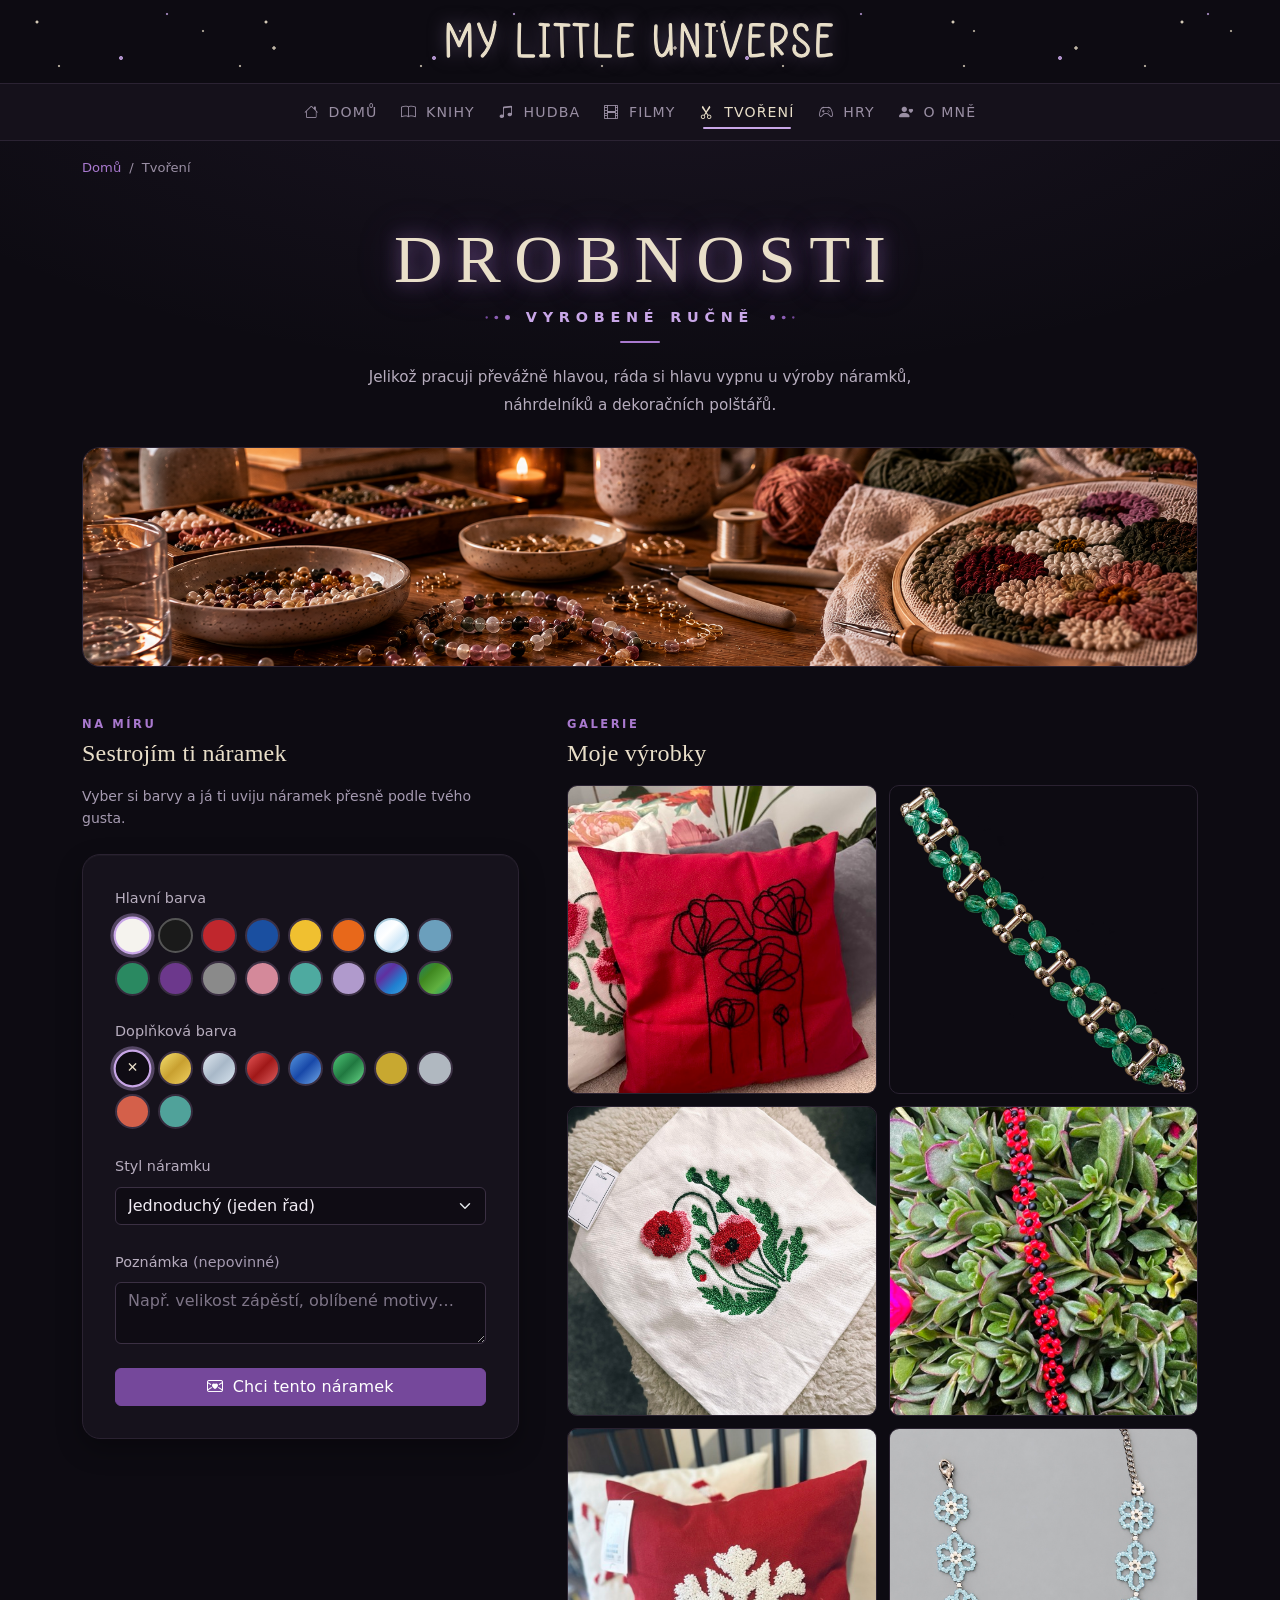
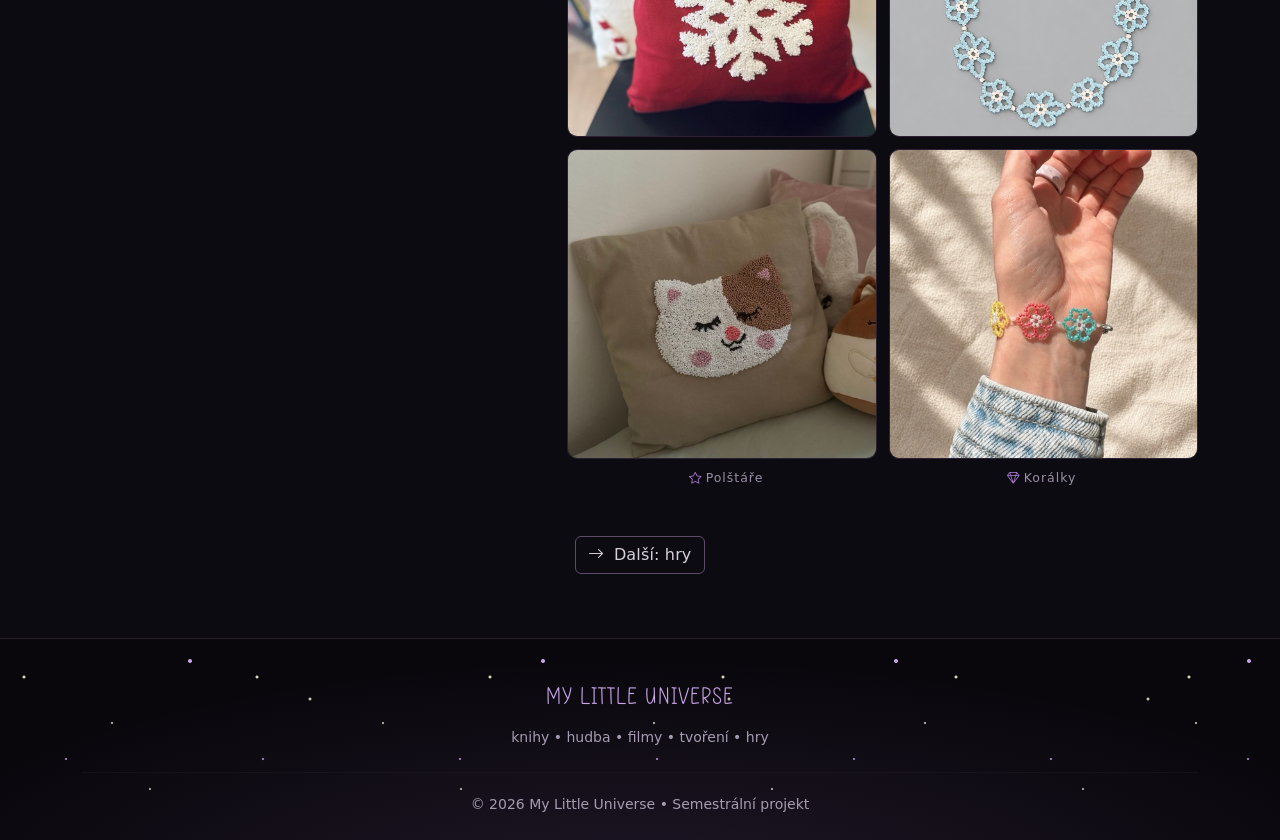
<file: crafting.html>
<!doctype html>
<html lang="cs" data-bs-theme="dark">

<head>

    <meta charset="UTF-8">

    <meta name="viewport"
          content="width=device-width, initial-scale=1">

    <title>Tvoření | My Little Universe</title>

    <link href="css/bootstrap.min.css" rel="stylesheet">
    <link href="css/bootstrap-icons.min.css" rel="stylesheet">
    <link href="css/style.css" rel="stylesheet">

</head>


<body>


<!-- HEADER -->

<header class="site-header text-center py-4">

    <div class="container">

        <a href="index.html"
           class="site-logo text-decoration-none">

            MY LITTLE UNIVERSE

        </a>

    </div>

</header>


<!-- MAIN NAVIGATION -->

<nav class="navbar navbar-expand-lg navbar-dark">

    <div class="container">

        <span class="navbar-label d-lg-none"><i class="bi bi-stars me-2"></i>MENU</span>

        <button class="navbar-toggler"
                type="button"
                data-bs-toggle="collapse"
                data-bs-target="#mainMenu"
                aria-controls="mainMenu"
                aria-expanded="false"
                aria-label="Zobrazit navigaci">

            <span class="navbar-toggler-icon"></span>

        </button>

        <div class="collapse navbar-collapse justify-content-center"
             id="mainMenu">

            <ul class="navbar-nav">

                <li class="nav-item">
                    <a class="nav-link" href="index.html"><i class="bi bi-house me-1"></i> DOMŮ</a>
                </li>

                <li class="nav-item">
                    <a class="nav-link" href="knihy.html"><i class="bi bi-book me-1"></i> KNIHY</a>
                </li>

                <li class="nav-item">
                    <a class="nav-link" href="hudba.html"><i class="bi bi-music-note-beamed me-1"></i> HUDBA</a>
                </li>

                <li class="nav-item">
                    <a class="nav-link" href="filmy.html"><i class="bi bi-film me-1"></i> FILMY</a>
                </li>

                <li class="nav-item">
                    <a class="nav-link active" href="crafting.html"><i class="bi bi-scissors me-1"></i> TVOŘENÍ</a>
                </li>

                <li class="nav-item">
                    <a class="nav-link" href="hry.html"><i class="bi bi-controller me-1"></i> HRY</a>
                </li>

                <li class="nav-item">
                    <a class="nav-link" href="o-mne.html"><i class="bi bi-person-heart me-1"></i> O MNĚ</a>
                </li>

            </ul>

        </div>

    </div>

</nav>


<main class="container">


    <!-- BREADCRUMB -->

    <nav aria-label="breadcrumb" class="mt-3">

        <ol class="breadcrumb">

            <li class="breadcrumb-item">
                <a href="index.html">Domů</a>
            </li>

            <li class="breadcrumb-item active"
                aria-current="page">
                Tvoření
            </li>

        </ol>

    </nav>


    <!-- PAGE HEADER -->

    <section class="page-hero text-center">

        <h1 class="section-label craft-title">
            <span class="craft-title-main">DROBNOSTI</span>
            <span class="craft-title-sub">VYROBENÉ RUČNĚ</span>
        </h1>

        <p class="lead mx-auto">
            Jelikož pracuji převážně hlavou, ráda si hlavu vypnu u výroby náramků, náhrdelníků a dekoračních polštářů. 
        </p>

    </section>


    <img src="images/crafting.jpg"
         class="hero-image mb-5"
         alt="Korálky a tvořivé potřeby">


    <section class="page-section">

        <div class="row g-5">


            <!-- LEVÝ SLOUPEC: konfigurátor náramku -->

            <div class="col-12 col-md-5">

                <p class="section-label mb-1">NA MÍRU</p>

                <h2 class="h4 heading-hand mb-3">Sestrojím ti náramek</h2>

                <p class="small text-secondary mb-4">
                    Vyber si barvy a já ti uviju náramek přesně podle tvého gusta.
                    
                </p>

                <div class="form-panel">

                    <div class="mb-4">

                        <p class="form-label mb-2">Hlavní barva</p>

                        <div class="d-flex flex-wrap gap-2">
                            <!-- Opaque — nejprodávanější základ -->
                            <input class="form-check-input visually-hidden" type="radio" name="colorMain" id="cm1" value="opaque bílá" checked>
                            <label for="cm1" class="craft-swatch" style="background:#f5f3ee" title="Opaque bílá"></label>

                            <input class="form-check-input visually-hidden" type="radio" name="colorMain" id="cm2" value="opaque černá">
                            <label for="cm2" class="craft-swatch" style="background:#1a1a1a;border-color:#555" title="Opaque černá"></label>

                            <input class="form-check-input visually-hidden" type="radio" name="colorMain" id="cm3" value="opaque červená">
                            <label for="cm3" class="craft-swatch" style="background:#c0272d" title="Opaque červená"></label>

                            <input class="form-check-input visually-hidden" type="radio" name="colorMain" id="cm4" value="opaque kobaltová modrá">
                            <label for="cm4" class="craft-swatch" style="background:#1a4fa0" title="Opaque kobaltová modrá"></label>

                            <input class="form-check-input visually-hidden" type="radio" name="colorMain" id="cm5" value="opaque žlutá">
                            <label for="cm5" class="craft-swatch" style="background:#f0c030" title="Opaque žlutá"></label>

                            <input class="form-check-input visually-hidden" type="radio" name="colorMain" id="cm6" value="opaque oranžová">
                            <label for="cm6" class="craft-swatch" style="background:#e8681a" title="Opaque oranžová"></label>

                            <!-- Transparent — průhledné, velmi oblíbené -->
                            <input class="form-check-input visually-hidden" type="radio" name="colorMain" id="cm7" value="transparent crystal">
                            <label for="cm7" class="craft-swatch craft-swatch--crystal" title="Transparent crystal"></label>

                            <input class="form-check-input visually-hidden" type="radio" name="colorMain" id="cm8" value="transparent světle modrá">
                            <label for="cm8" class="craft-swatch" style="background:#7ab8d8;opacity:.85" title="Transparent světle modrá"></label>

                            <input class="form-check-input visually-hidden" type="radio" name="colorMain" id="cm9" value="transparent smaragdová">
                            <label for="cm9" class="craft-swatch" style="background:#2e9e6e;opacity:.85" title="Transparent smaragdová"></label>

                            <input class="form-check-input visually-hidden" type="radio" name="colorMain" id="cm10" value="transparent fialová">
                            <label for="cm10" class="craft-swatch" style="background:#7b3fa0;opacity:.85" title="Transparent fialová"></label>

                            <!-- Matte — matné, trendy -->
                            <input class="form-check-input visually-hidden" type="radio" name="colorMain" id="cm11" value="matte šedá">
                            <label for="cm11" class="craft-swatch" style="background:#8a8a8a" title="Matte šedá"></label>

                            <input class="form-check-input visually-hidden" type="radio" name="colorMain" id="cm12" value="matte růžová">
                            <label for="cm12" class="craft-swatch" style="background:#d4899a" title="Matte růžová"></label>

                            <input class="form-check-input visually-hidden" type="radio" name="colorMain" id="cm13" value="matte tyrkysová">
                            <label for="cm13" class="craft-swatch" style="background:#4eaaa0" title="Matte tyrkysová"></label>

                            <input class="form-check-input visually-hidden" type="radio" name="colorMain" id="cm14" value="matte levandule">
                            <label for="cm14" class="craft-swatch" style="background:#b09acc" title="Matte levandule"></label>

                            <!-- Iris / Rainbow — duhový efekt -->
                            <input class="form-check-input visually-hidden" type="radio" name="colorMain" id="cm15" value="iris modrá">
                            <label for="cm15" class="craft-swatch craft-swatch--iris-blue" title="Iris modrá"></label>

                            <input class="form-check-input visually-hidden" type="radio" name="colorMain" id="cm16" value="iris zelená">
                            <label for="cm16" class="craft-swatch craft-swatch--iris-green" title="Iris zelená"></label>
                        </div>

                    </div>

                    <div class="mb-4">

                        <p class="form-label mb-2">Doplňková barva</p>

                        <div class="d-flex flex-wrap gap-2">
                            <input class="form-check-input visually-hidden" type="radio" name="colorAccent" id="ca1" value="žádná" checked>
                            <label for="ca1" class="craft-swatch craft-swatch--none" title="Žádná">✕</label>

                            <!-- Silver-lined — nejvíc kupované doplňkové -->
                            <input class="form-check-input visually-hidden" type="radio" name="colorAccent" id="ca2" value="silver-lined zlatá">
                            <label for="ca2" class="craft-swatch craft-swatch--silver-gold" title="Silver-lined zlatá"></label>

                            <input class="form-check-input visually-hidden" type="radio" name="colorAccent" id="ca3" value="silver-lined stříbrná">
                            <label for="ca3" class="craft-swatch craft-swatch--silver" title="Silver-lined stříbrná"></label>

                            <input class="form-check-input visually-hidden" type="radio" name="colorAccent" id="ca4" value="silver-lined červená">
                            <label for="ca4" class="craft-swatch craft-swatch--silver-red" title="Silver-lined červená"></label>

                            <input class="form-check-input visually-hidden" type="radio" name="colorAccent" id="ca5" value="silver-lined modrá">
                            <label for="ca5" class="craft-swatch craft-swatch--silver-blue" title="Silver-lined modrá"></label>

                            <input class="form-check-input visually-hidden" type="radio" name="colorAccent" id="ca6" value="silver-lined zelená">
                            <label for="ca6" class="craft-swatch craft-swatch--silver-green" title="Silver-lined zelená"></label>

                            <!-- Galvanized / metallic -->
                            <input class="form-check-input visually-hidden" type="radio" name="colorAccent" id="ca7" value="galvanized zlatá">
                            <label for="ca7" class="craft-swatch" style="background:#c8a830" title="Galvanized zlatá"></label>

                            <input class="form-check-input visually-hidden" type="radio" name="colorAccent" id="ca8" value="galvanized stříbrná">
                            <label for="ca8" class="craft-swatch" style="background:#b0b8c0" title="Galvanized stříbrná"></label>

                            <input class="form-check-input visually-hidden" type="radio" name="colorAccent" id="ca9" value="opaque korálová">
                            <label for="ca9" class="craft-swatch" style="background:#d4604a" title="Opaque korálová"></label>

                            <input class="form-check-input visually-hidden" type="radio" name="colorAccent" id="ca10" value="transparent aqua">
                            <label for="ca10" class="craft-swatch" style="background:#5bbcb0;opacity:.85" title="Transparent aqua"></label>
                        </div>

                    </div>

                    <div class="mb-4">

                        <label for="braceletStyle" class="form-label">Styl náramku</label>

                        <select class="form-select" id="braceletStyle">
                            <option value="jednoduchy">Jednoduchý (jeden řad)</option>
                            <option value="pleteny">Kytičkový</option>
                            <option value="makrame">Nechám se překvapit</option>
                            <option value="charm">S přívěskem</option>
                        </select>

                    </div>

                    <div class="mb-4">

                        <label for="braceletNote" class="form-label">Poznámka <span class="text-secondary">(nepovinné)</span></label>

                        <textarea class="form-control"
                                  id="braceletNote"
                                  rows="2"
                                  placeholder="Např. velikost zápěstí, oblíbené motivy…"></textarea>

                    </div>

                    <a href="#"
                       id="braceletMailto"
                       class="btn btn-primary w-100">
                        <i class="bi bi-envelope-heart me-1"></i> Chci tento náramek
                    </a>

                </div>

            </div>


            <!-- PRAVÝ SLOUPEC: galerie výrobků -->

            <div class="col-12 col-md-7 craft-gallery-col">

                <p class="section-label mb-1">GALERIE</p>

                <h2 class="h4 heading-hand mb-3">Moje výrobky</h2>

                <div class="craft-gallery">

                    <!-- Levý sloupec: polštáře -->
                    <img src="images/crafting/polstar1.jpeg"
                         class="craft-gallery-img"
                         alt="Ručně vyrobený polštář 1">
                    <!-- Pravý sloupec: korálky -->
                    <img src="images/crafting/koralky1.PNG"
                         class="craft-gallery-img"
                         alt="Korálkový náramek 1">

                    <img src="images/crafting/polstar2.jpg"
                         class="craft-gallery-img"
                         alt="Ručně vyrobený polštář 2">
                    <img src="images/crafting/koralky2.jpeg"
                         class="craft-gallery-img"
                         alt="Korálkový náramek 2">

                    <img src="images/crafting/polstar3.jpeg"
                         class="craft-gallery-img"
                         alt="Ručně vyrobený polštář 3">
                    <img src="images/crafting/koralky3.jpg"
                         class="craft-gallery-img"
                         alt="Korálkový náramek 3">

                    <img src="images/crafting/polstar4.jpeg"
                         class="craft-gallery-img"
                         alt="Ručně vyrobený polštář 4">
                    <img src="images/crafting/koralky4.jpeg"
                         class="craft-gallery-img"
                         alt="Korálkový náramek 4">

                </div>

                <!-- Popisky sloupců — viditelné od sm výše -->
                <div class="craft-gallery-labels d-none d-sm-flex">
                    <span><i class="bi bi-star me-1"></i>Polštáře</span>
                    <span><i class="bi bi-gem me-1"></i>Korálky</span>
                </div>

            </div>


        </div>


        <div class="text-center mt-5">

            <a href="hry.html"
               class="btn btn-outline-light mb-2">
                <i class="bi bi-arrow-right me-1"></i> Další: hry
            </a>

        </div>

    </section>


</main>


<!-- FOOTER -->

<footer class="site-footer">

    <div class="container text-center">

        <p class="footer-logo mb-2">MY LITTLE UNIVERSE</p>

        <p class="small text-secondary mb-3">
            knihy • hudba • filmy • tvoření • hry
        </p>

        <hr class="footer-line">

        <p class="small text-secondary mb-0">
            © 2026 My Little Universe • Semestrální projekt
        </p>

    </div>

</footer>


<script src="js/bootstrap.bundle.min.js"></script>

<script>
    document.getElementById("braceletMailto").addEventListener("click", function (e) {
        e.preventDefault();

        const hlavni  = document.querySelector('input[name="colorMain"]:checked').value;
        const akcent  = document.querySelector('input[name="colorAccent"]:checked').value;
        const styl    = document.getElementById("braceletStyle").selectedOptions[0].text;
        const pozn    = document.getElementById("braceletNote").value.trim();

        const predmet = encodeURIComponent("Objednávka náramku na míru");

        let telo = "Ahoj!\n\nChci si objednat náramek na míru:\n\n";
        telo += "Hlavní barva: " + hlavni + "\n";
        telo += "Doplňková barva: " + akcent + "\n";
        telo += "Styl: " + styl + "\n";
        if (pozn) telo += "Poznámka: " + pozn + "\n";
        telo += "\nDěkuji!";

        window.location.href = "mailto:?subject=" + predmet + "&body=" + encodeURIComponent(telo);
    });
</script>

</body>

</html>
</file>
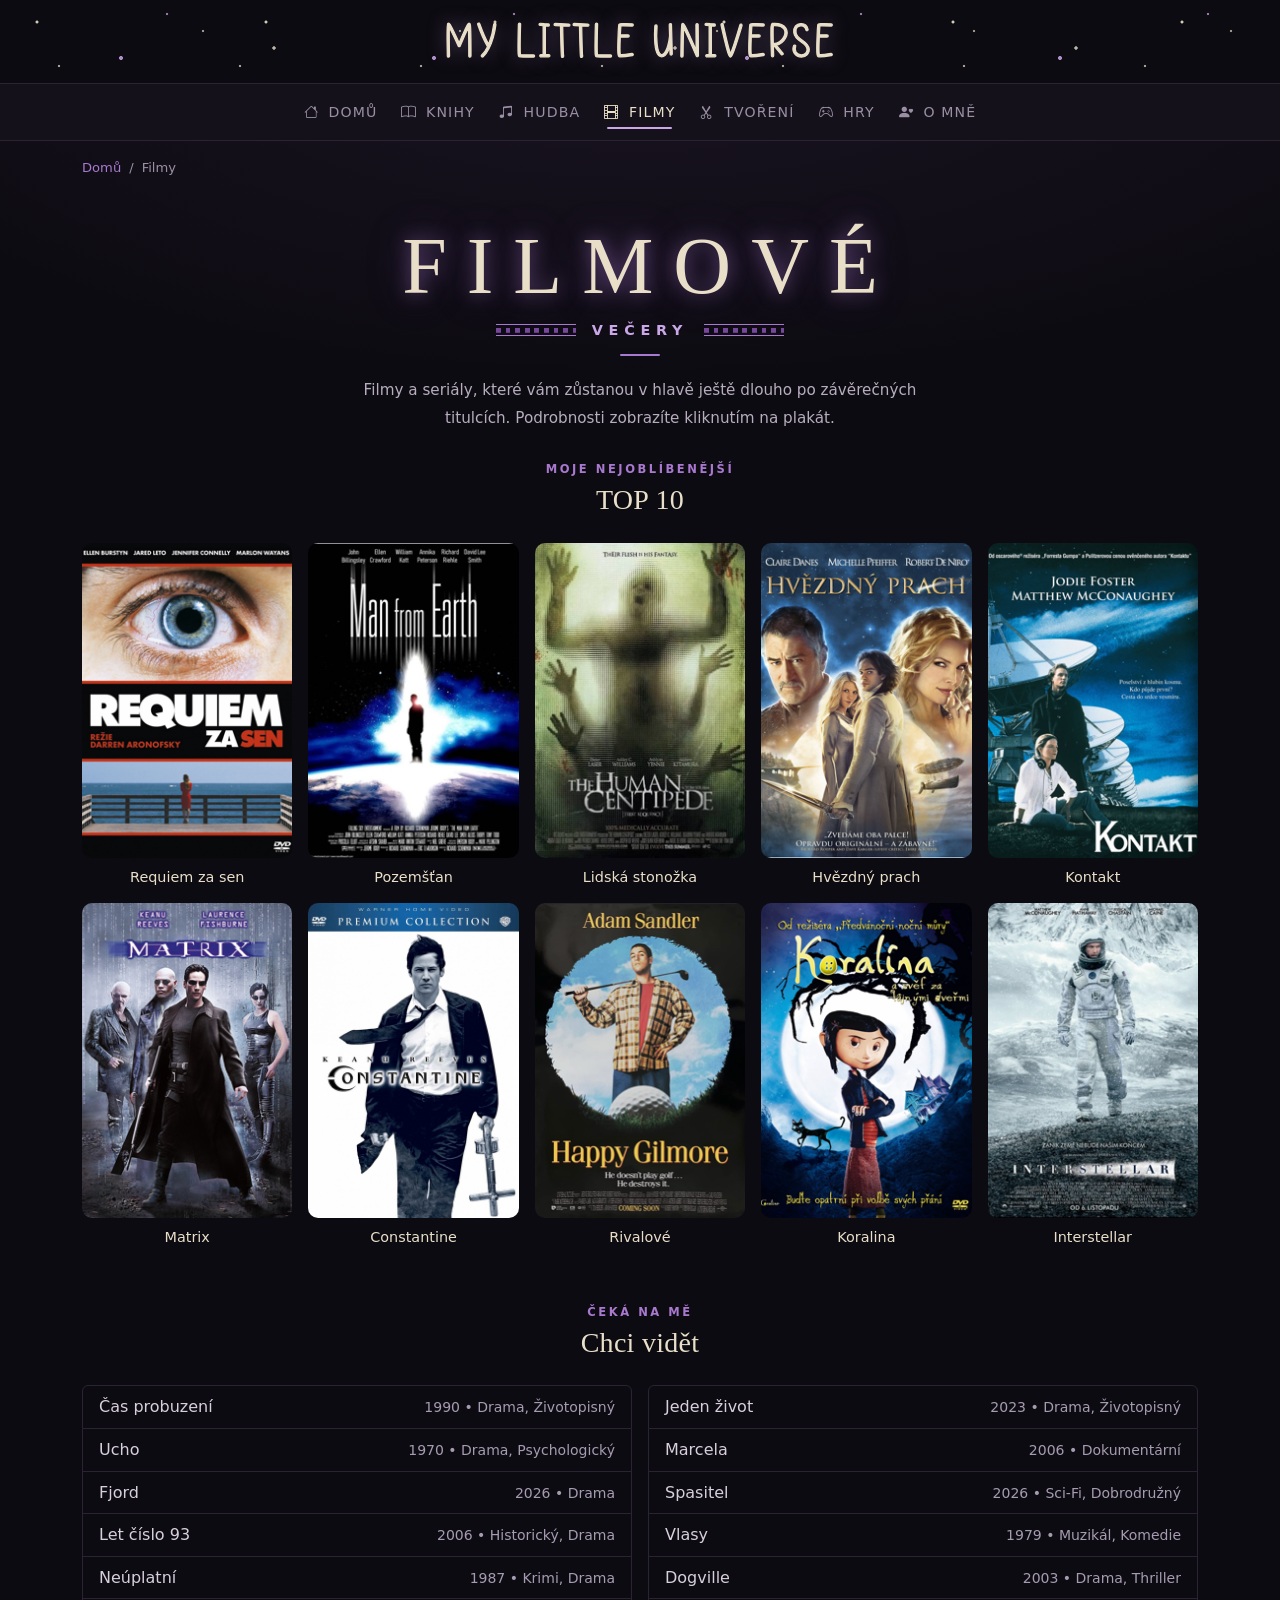
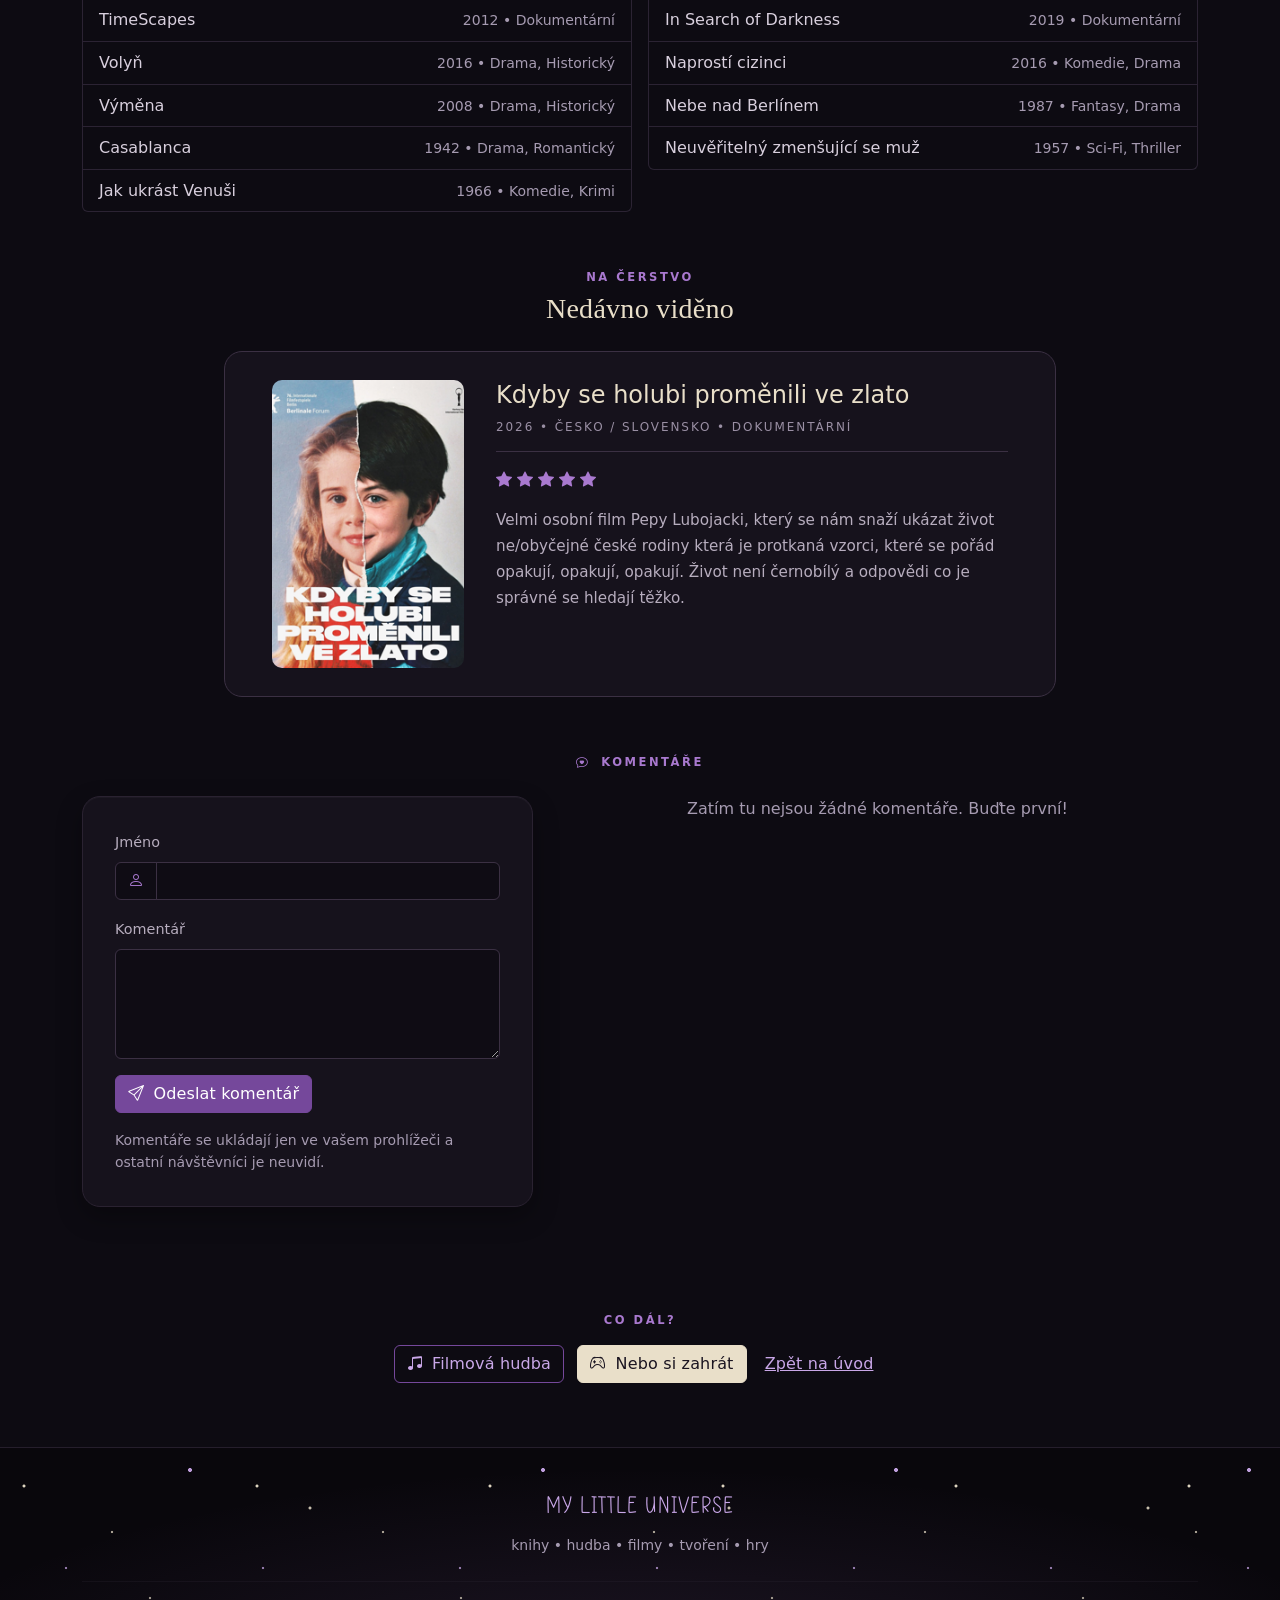
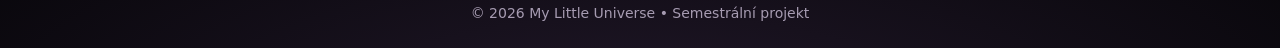
<file: filmy.html>
<!doctype html>
<html lang="cs" data-bs-theme="dark">

<head>

    <meta charset="UTF-8">

    <meta name="viewport"
          content="width=device-width, initial-scale=1">

    <title>Filmy | My Little Universe</title>

    <link href="css/bootstrap.min.css" rel="stylesheet">
    <link href="css/bootstrap-icons.min.css" rel="stylesheet">
    <link href="css/style.css" rel="stylesheet">

</head>


<body>


<!-- HEADER -->

<header class="site-header text-center py-4">

    <div class="container">

        <a href="index.html"
           class="site-logo text-decoration-none">

            MY LITTLE UNIVERSE

        </a>

    </div>

</header>


<!-- MAIN NAVIGATION -->

<nav class="navbar navbar-expand-lg navbar-dark">

    <div class="container">

        <span class="navbar-label d-lg-none"><i class="bi bi-stars me-2"></i>MENU</span>

        <button class="navbar-toggler"
                type="button"
                data-bs-toggle="collapse"
                data-bs-target="#mainMenu"
                aria-controls="mainMenu"
                aria-expanded="false"
                aria-label="Zobrazit navigaci">

            <span class="navbar-toggler-icon"></span>

        </button>

        <div class="collapse navbar-collapse justify-content-center"
             id="mainMenu">

            <ul class="navbar-nav">

                <li class="nav-item">
                    <a class="nav-link" href="index.html"><i class="bi bi-house me-1"></i> DOMŮ</a>
                </li>

                <li class="nav-item">
                    <a class="nav-link" href="knihy.html"><i class="bi bi-book me-1"></i> KNIHY</a>
                </li>

                <li class="nav-item">
                    <a class="nav-link" href="hudba.html"><i class="bi bi-music-note-beamed me-1"></i> HUDBA</a>
                </li>

                <li class="nav-item">
                    <a class="nav-link active" href="filmy.html"><i class="bi bi-film me-1"></i> FILMY</a>
                </li>

                <li class="nav-item">
                    <a class="nav-link" href="crafting.html"><i class="bi bi-scissors me-1"></i> TVOŘENÍ</a>
                </li>

                <li class="nav-item">
                    <a class="nav-link" href="hry.html"><i class="bi bi-controller me-1"></i> HRY</a>
                </li>

                <li class="nav-item">
                    <a class="nav-link" href="o-mne.html"><i class="bi bi-person-heart me-1"></i> O MNĚ</a>
                </li>

            </ul>

        </div>

    </div>

</nav>


<main class="container">


    <!-- BREADCRUMB -->

    <nav aria-label="breadcrumb" class="mt-3">

        <ol class="breadcrumb">

            <li class="breadcrumb-item">
                <a href="index.html">Domů</a>
            </li>

            <li class="breadcrumb-item active"
                aria-current="page">
                Filmy
            </li>

        </ol>

    </nav>


    <!-- PAGE HEADER -->

    <section class="page-hero text-center">

        <h1 class="section-label film-title">
            <span class="film-title-main">FILMOVÉ</span>
            <span class="film-title-sub">VEČERY</span>
        </h1>

        <p class="lead mx-auto">
            Filmy a seriály, které vám zůstanou v hlavě ještě dlouho
            po závěrečných titulcích. Podrobnosti zobrazíte kliknutím na plakát.
        </p>

    </section>


    <!-- TOP 10 -->

    <section class="page-section">

        <div class="text-center mb-4">

            <p class="section-label mb-1">MOJE NEJOBLÍBENĚJŠÍ</p>

            <h2 class="h3 heading-hand">TOP 10</h2>

        </div>

        <div class="row row-cols-2 row-cols-md-5 g-3">

            <div class="col">
                <a class="poster-card"
                   href="https://www.youtube.com/results?search_query=Requiem%20za%20sen%202000%20trailer"
                   target="_blank"
                   rel="noopener noreferrer"
                   aria-label="Requiem za sen: přehrát trailer na YouTube">
                    <img src="images/filmy/requiemzasen.png" alt="Requiem" class="poster-image">
                    <span class="poster-title">Requiem za sen</span>
                    <span class="poster-note">Instantní depka, která vám bude rezonovat v hlavě ještě hodně dlouho</span>
                </a>
            </div>

            <div class="col">
                <a class="poster-card"
                   href="https://www.youtube.com/results?search_query=Pozem%C5%A1%C5%A5an%20The%20Man%20from%20Earth%202007%20trailer"
                   target="_blank"
                   rel="noopener noreferrer"
                   aria-label="Pozemšťan: přehrát trailer na YouTube">
                    <img src="images/filmy/pozemstan.png" alt="pozemstan" class="poster-image">
                    <span class="poster-title">Pozemšťan</span>
                    <span class="poster-note">Existenční dilema v komorním stylu</span>
                </a>
            </div>

            <div class="col">
                <a class="poster-card"
                   href="https://www.youtube.com/results?search_query=Lidsk%C3%A1%20stono%C5%BEka%20The%20Human%20Centipede%202009%20trailer"
                   target="_blank"
                   rel="noopener noreferrer"
                   aria-label="Lidská stonožka: přehrát trailer na YouTube">
                    <img src="images/filmy/stonozka.png" alt="Lidská stonožka" class="poster-image">
                    <span class="poster-title">Lidská stonožka</span>
                    <span class="poster-note">Film co není pro každého a odvážní už vědí</span>
                </a>
            </div>

            <div class="col">
                <a class="poster-card"
                   href="https://www.youtube.com/results?search_query=Hv%C4%9Bzdn%C3%BD%20prach%20Stardust%202007%20trailer"
                   target="_blank"
                   rel="noopener noreferrer"
                   aria-label="Hvězdný prach: přehrát trailer na YouTube">
                    <img src="images/filmy/hvezdnyprach.png" alt="Hvězdný prach" class="poster-image">
                    <span class="poster-title">Hvězdný prach</span>
                    <span class="poster-note">Má nejoblíbenější pohádka</span>
                </a>
            </div>

            <div class="col">
                <a class="poster-card"
                   href="https://www.youtube.com/results?search_query=Kontakt%20Contact%201997%20trailer"
                   target="_blank"
                   rel="noopener noreferrer"
                   aria-label="Kontakt: přehrát trailer na YouTube">
                    <img src="images/filmy/kontakt.png" alt="Kontakt" class="poster-image">
                    <span class="poster-title">Kontakt</span>
                    <span class="poster-note">Sci-fi klasika s filozofickým přesahem. Doporučuji také knihu podle které byl film natočen.</span>
                </a>
            </div>

            <div class="col">
                <a class="poster-card"
                   href="https://www.youtube.com/results?search_query=Matrix%201999%20trailer"
                   target="_blank"
                   rel="noopener noreferrer"
                   aria-label="Matrix: přehrát trailer na YouTube">
                    <img src="images/filmy/matrix.png" alt="Matrix" class="poster-image">
                    <span class="poster-title">Matrix</span>
                    <span class="poster-note">Matrix viděli určitě všichni sci-fi nadšenci. Naprostá klasika, kterou si vždy ráda pustím</span>
                </a>
            </div>

            <div class="col">
                <a class="poster-card"
                   href="https://www.youtube.com/results?search_query=Constantine%202005%20trailer"
                   target="_blank"
                   rel="noopener noreferrer"
                   aria-label="Constantine: přehrát trailer na YouTube">
                    <img src="images/filmy/constantine.png" alt="Constantine" class="poster-image">
                    <span class="poster-title">Constantine</span>
                    <span class="poster-note">Keanu Reeves mezi anděly a démony. Už několik let netrpělivě vyhlížíme pokračování.</span>
                </a>
            </div>

            <div class="col">
                <a class="poster-card"
                   href="https://www.youtube.com/results?search_query=Rivalov%C3%A9%20Happy%20Gilmore%201996%20trailer"
                   target="_blank"
                   rel="noopener noreferrer"
                   aria-label="Rivalové: přehrát trailer na YouTube">
                    <img src="images/filmy/rivalove.png" alt="Rivalove" class="poster-image">
                    <span class="poster-title">Rivalové</span>
                    <span class="poster-note">Komedie nevyhledávám, ale tuhle jako jedinou jsem viděla několikrát.</span>
                </a>
            </div>

            <div class="col">
                <a class="poster-card"
                   href="https://www.youtube.com/results?search_query=Coraline+2009+trailer"
                   target="_blank"
                   rel="noopener noreferrer"
                   aria-label="Koralina: přehrát trailer na YouTube">
                    <img src="images/filmy/koralina.png" alt="Koralina" class="poster-image">
                    <span class="poster-title">Koralina</span>
                    <span class="poster-note">Milovaná Koralina a její tajuplný svět.</span>
                </a>
            </div>

            <div class="col">
                <a class="poster-card"
                   href="https://www.youtube.com/results?search_query=Interstellar%202014%20trailer"
                   target="_blank"
                   rel="noopener noreferrer"
                   aria-label="Interstellar: přehrát trailer na YouTube">
                    <img src="images/filmy/interstellar.png" alt="Interstellar" class="poster-image">
                    <span class="poster-title">Interstellar</span>
                    <span class="poster-note">Nolanův Masterpiece naprostý klenot a horská dráha emocí.</span>
                </a>
            </div>

        </div>

    </section>


    <!-- CHCI VIDĚT -->

    <section class="page-section">

        <div class="text-center mb-4">

            <p class="section-label mb-1">ČEKÁ NA MĚ</p>

            <h2 class="h3 heading-hand">Chci vidět</h2>

        </div>

        <div class="row g-3">

            <div class="col-12 col-md-6">
                <ul class="list-group">
                    <li class="list-group-item d-flex justify-content-between align-items-baseline gap-3"><span>Čas probuzení</span><span class="small text-secondary">1990 • Drama, Životopisný</span></li>
                    <li class="list-group-item d-flex justify-content-between align-items-baseline gap-3"><span>Ucho</span><span class="small text-secondary">1970 • Drama, Psychologický</span></li>
                    <li class="list-group-item d-flex justify-content-between align-items-baseline gap-3"><span>Fjord</span><span class="small text-secondary">2026 • Drama</span></li>
                    <li class="list-group-item d-flex justify-content-between align-items-baseline gap-3"><span>Let číslo 93</span><span class="small text-secondary">2006 • Historický, Drama</span></li>
                    <li class="list-group-item d-flex justify-content-between align-items-baseline gap-3"><span>Neúplatní</span><span class="small text-secondary">1987 • Krimi, Drama</span></li>
                    <li class="list-group-item d-flex justify-content-between align-items-baseline gap-3"><span>TimeScapes</span><span class="small text-secondary">2012 • Dokumentární</span></li>
                    <li class="list-group-item d-flex justify-content-between align-items-baseline gap-3"><span>Volyň</span><span class="small text-secondary">2016 • Drama, Historický</span></li>
                    <li class="list-group-item d-flex justify-content-between align-items-baseline gap-3"><span>Výměna</span><span class="small text-secondary">2008 • Drama, Historický</span></li>
                    <li class="list-group-item d-flex justify-content-between align-items-baseline gap-3"><span>Casablanca</span><span class="small text-secondary">1942 • Drama, Romantický</span></li>
                    <li class="list-group-item d-flex justify-content-between align-items-baseline gap-3"><span>Jak ukrást Venuši</span><span class="small text-secondary">1966 • Komedie, Krimi</span></li>
                </ul>
            </div>

            <div class="col-12 col-md-6">
                <ul class="list-group">
                    <li class="list-group-item d-flex justify-content-between align-items-baseline gap-3"><span>Jeden život</span><span class="small text-secondary">2023 • Drama, Životopisný</span></li>
                    <li class="list-group-item d-flex justify-content-between align-items-baseline gap-3"><span>Marcela</span><span class="small text-secondary">2006 • Dokumentární</span></li>
                    <li class="list-group-item d-flex justify-content-between align-items-baseline gap-3"><span>Spasitel</span><span class="small text-secondary">2026 • Sci-Fi, Dobrodružný</span></li>
                    <li class="list-group-item d-flex justify-content-between align-items-baseline gap-3"><span>Vlasy</span><span class="small text-secondary">1979 • Muzikál, Komedie</span></li>
                    <li class="list-group-item d-flex justify-content-between align-items-baseline gap-3"><span>Dogville</span><span class="small text-secondary">2003 • Drama, Thriller</span></li>
                    <li class="list-group-item d-flex justify-content-between align-items-baseline gap-3"><span>In Search of Darkness</span><span class="small text-secondary">2019 • Dokumentární</span></li>
                    <li class="list-group-item d-flex justify-content-between align-items-baseline gap-3"><span>Naprostí cizinci</span><span class="small text-secondary">2016 • Komedie, Drama</span></li>
                    <li class="list-group-item d-flex justify-content-between align-items-baseline gap-3"><span>Nebe nad Berlínem</span><span class="small text-secondary">1987 • Fantasy, Drama</span></li>
                    <li class="list-group-item d-flex justify-content-between align-items-baseline gap-3"><span>Neuvěřitelný zmenšující se muž</span><span class="small text-secondary">1957 • Sci-Fi, Thriller</span></li>
                </ul>
            </div>

        </div>

    </section>


    <!-- NEDÁVNO VIDĚNO + RECENZE -->

    <section class="page-section">

        <div class="text-center mb-4">

            <p class="section-label mb-1">NA ČERSTVO</p>

            <h2 class="h3 heading-hand">Nedávno viděno</h2>

        </div>

        <div class="recent-panel">

            <article class="book-card">

                <div class="book-card-cover">
                    <img src="images/filmy/holubi.png" alt="Kdyby se holubi proměnili ve zlato" class="poster-image">
                </div>

                <div class="book-card-body">

                    <div class="book-head">
                        <h3 class="book-title">Kdyby se holubi proměnili ve zlato</h3>
                        <p class="book-author">2026 • Česko / Slovensko • Dokumentární</p>
                    </div>

                    <p class="icon-accent mb-3" aria-label="Hodnocení: 5 z 5 hvězdiček">
                        <i class="bi bi-star-fill"></i> <i class="bi bi-star-fill"></i> <i class="bi bi-star-fill"></i> <i class="bi bi-star-fill"></i> <i class="bi bi-star-fill"></i>
                    </p>

                    <p class="book-blurb mb-0">
                        Velmi osobní film Pepy Lubojacki, který se nám snaží ukázat život ne/obyčejné české rodiny která je protkaná vzorci, které se pořád opakují, opakují, opakují. Život není černobílý a odpovědi co je správné se hledají těžko.
                    </p>

                </div>

            </article>

        </div>

    </section>


    <section class="page-section"
             aria-labelledby="filmCommentsTitle">

        <div class="text-center mb-4">

            <p class="section-label mb-1">
                <i class="bi bi-chat-heart me-1"></i> KOMENTÁŘE
            </p>

        </div>

        <div class="row g-4">

            <!-- Formulář -->

            <div class="col-12 col-lg-5">

                <div class="form-panel">

                    <form id="filmCommentForm"
                          class="needs-validation"
                          novalidate>

                        <div class="mb-3">

                            <label for="filmCommentName" class="form-label">Jméno</label>

                            <div class="input-group has-validation">

                                <span class="input-group-text">
                                    <i class="bi bi-person"></i>
                                </span>

                                <input type="text"
                                       class="form-control"
                                       id="filmCommentName"
                                       maxlength="40"
                                       required>

                                <div class="invalid-feedback">
                                    Zadejte prosím své jméno.
                                </div>

                            </div>

                        </div>

                        <div class="mb-3">

                            <label for="filmCommentText" class="form-label">Komentář</label>

                            <textarea class="form-control"
                                      id="filmCommentText"
                                      rows="4"
                                      maxlength="500"
                                      required></textarea>

                            <div class="invalid-feedback">
                                Napište prosím krátký komentář.
                            </div>

                        </div>

                        <button type="submit"
                                class="btn btn-primary">
                            <i class="bi bi-send me-1"></i> Odeslat komentář
                        </button>

                    </form>

                    <p class="small text-secondary mt-3 mb-0">
                        Komentáře se ukládají jen ve vašem prohlížeči
                        a ostatní návštěvníci je neuvidí.
                    </p>

                </div>

            </div>

            <!-- Seznam komentářů -->

            <div class="col-12 col-lg-7">

                <div id="filmCommentList"
                     aria-live="polite">
                </div>

                <p id="filmCommentEmpty"
                   class="text-secondary text-center mb-0">
                    Zatím tu nejsou žádné komentáře. Buďte první!
                </p>

            </div>

        </div>

    </section>


    <section class="page-section">

        <div class="text-center mt-5">

            <p class="section-label">CO DÁL?</p>

            <a href="hudba.html"
               class="btn btn-outline-primary me-2 mb-2">
                <i class="bi bi-music-note-beamed me-1"></i> Filmová hudba
            </a>

            <a href="hry.html"
               class="btn btn-warning mb-2">
                <i class="bi bi-controller me-1"></i> Nebo si zahrát
            </a>

            <a href="index.html"
               class="btn btn-link mb-2">
                Zpět na úvod
            </a>

        </div>

    </section>


</main>


<!-- MODAL -->

<div class="modal fade"
     id="movieModal"
     tabindex="-1"
     aria-labelledby="movieModalLabel"
     aria-hidden="true">

    <div class="modal-dialog modal-dialog-centered">

        <div class="modal-content">

            <div class="modal-header">

                <h2 class="modal-title fs-5"
                    id="movieModalLabel">
                    Film
                </h2>

                <button type="button"
                        class="btn-close"
                        data-bs-dismiss="modal"
                        aria-label="Zavřít">
                </button>

            </div>

            <div class="modal-body">

                <p class="mb-0" id="movieModalText"></p>

            </div>

            <div class="modal-footer">

                <button type="button"
                        class="btn btn-secondary"
                        data-bs-dismiss="modal">
                    Zavřít
                </button>

            </div>

        </div>

    </div>

</div>


<!-- FOOTER -->

<footer class="site-footer">

    <div class="container text-center">

        <p class="footer-logo mb-2">MY LITTLE UNIVERSE</p>

        <p class="small text-secondary mb-3">
            knihy • hudba • filmy • tvoření • hry
        </p>

        <hr class="footer-line">

        <p class="small text-secondary mb-0">
            © 2026 My Little Universe • Semestrální projekt
        </p>

    </div>

</footer>


<script src="js/bootstrap.bundle.min.js"></script>
<script src="js/comments-filmy.js"></script>

<script>

    // Naplnění modalu daty z tlačítka
    const movieModal = document.getElementById("movieModal");

    movieModal.addEventListener("show.bs.modal", function (event) {

        const button = event.relatedTarget;

        document.getElementById("movieModalLabel").textContent =
            button.getAttribute("data-title");

        document.getElementById("movieModalText").textContent =
            button.getAttribute("data-info");

    });

</script>

</body>

</html>
</file>
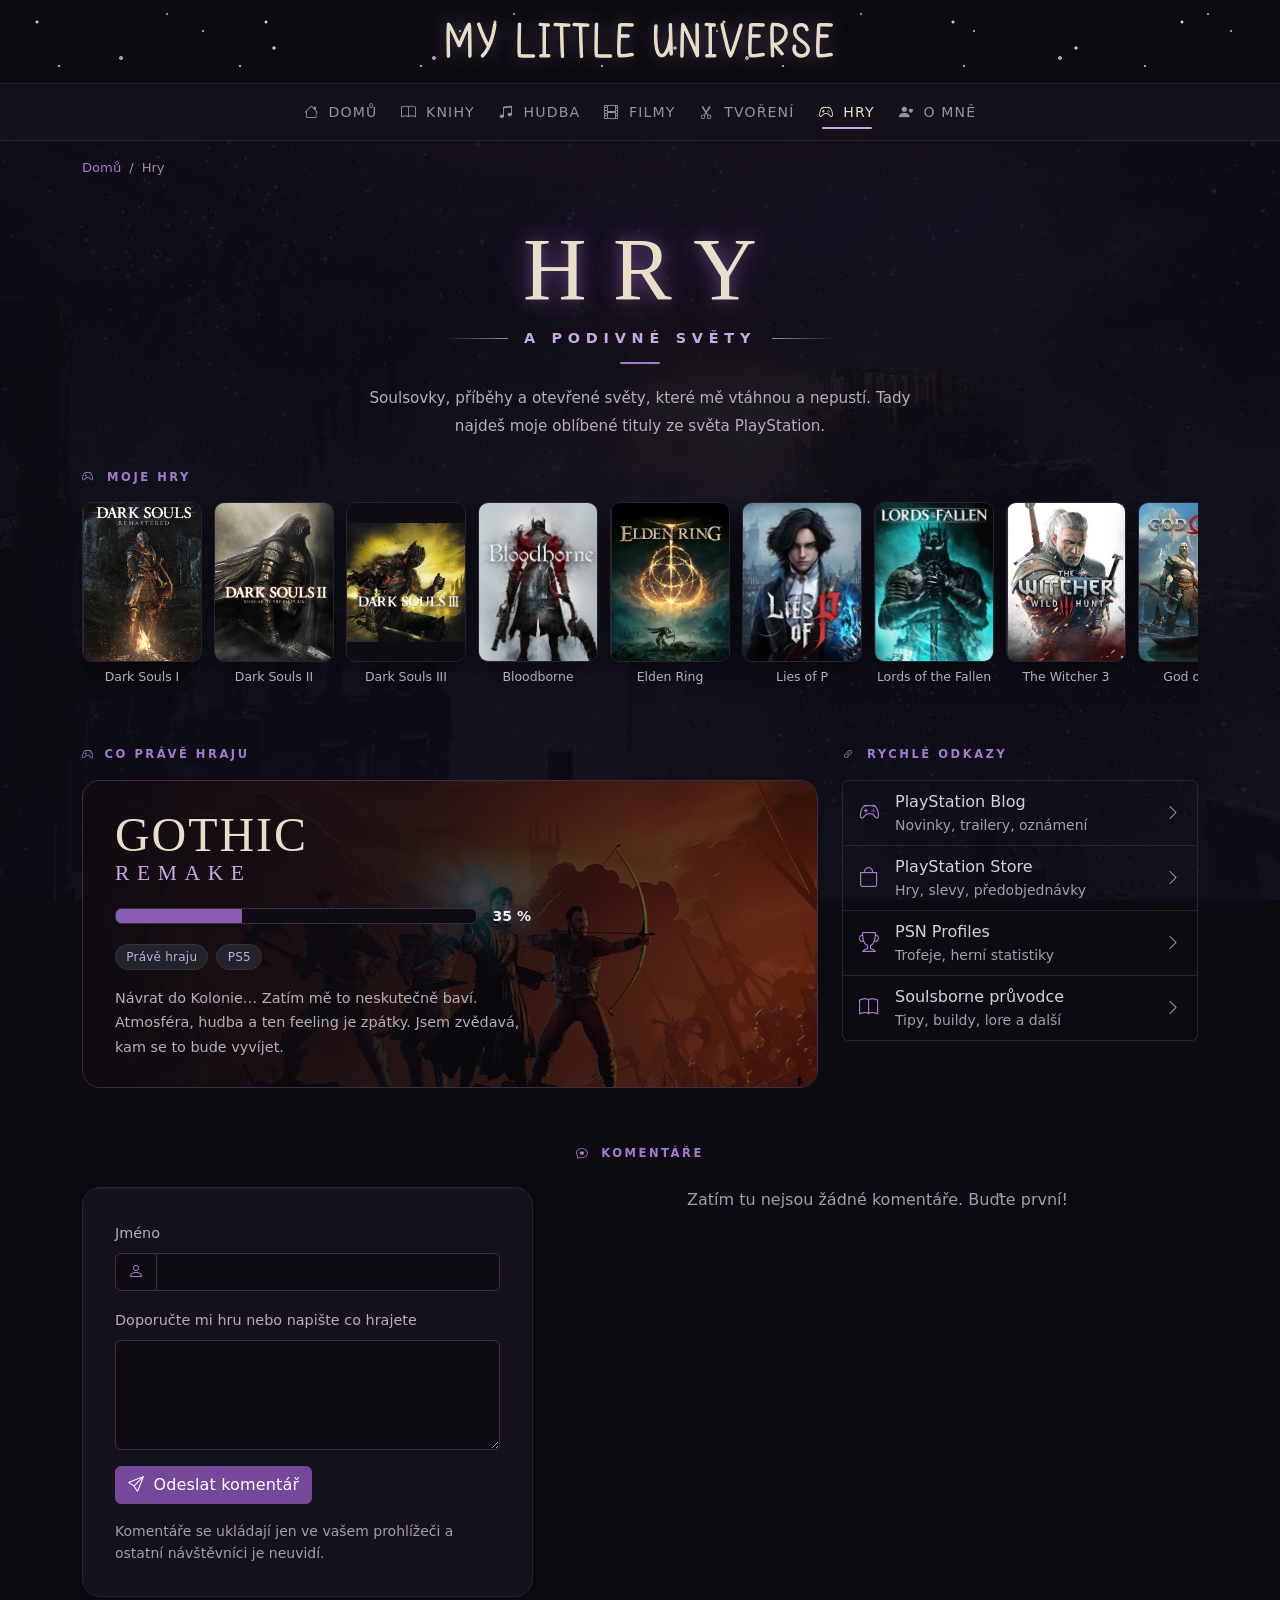
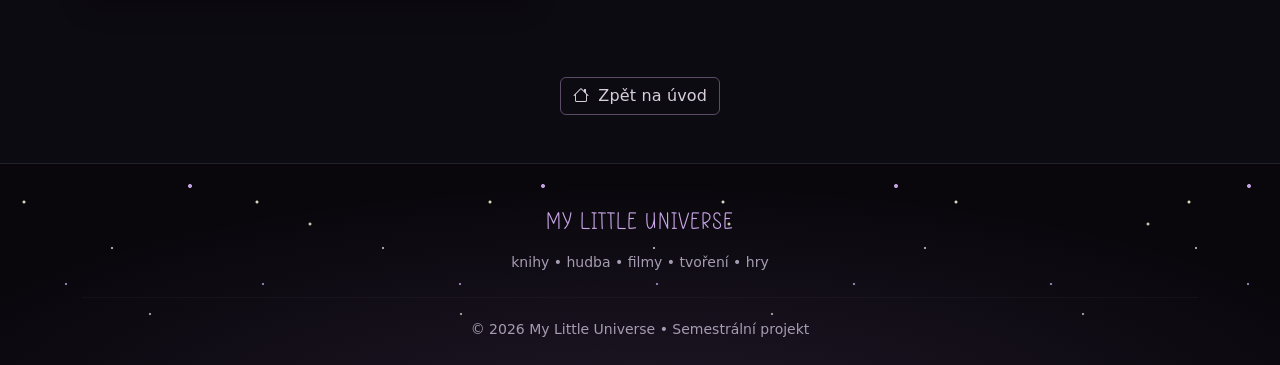
<file: hry.html>
<!doctype html>
<html lang="cs" data-bs-theme="dark">

<head>

    <meta charset="UTF-8">

    <meta name="viewport"
          content="width=device-width, initial-scale=1">

    <title>Hry | My Little Universe</title>

    <link href="css/bootstrap.min.css" rel="stylesheet">
    <link href="css/bootstrap-icons.min.css" rel="stylesheet">
    <link href="css/style.css" rel="stylesheet">

</head>


<body class="page-hry">


<!-- HEADER -->

<header class="site-header text-center py-4">

    <div class="container">

        <a href="index.html"
           class="site-logo text-decoration-none">

            MY LITTLE UNIVERSE

        </a>

    </div>

</header>


<!-- MAIN NAVIGATION -->

<nav class="navbar navbar-expand-lg navbar-dark">

    <div class="container">

        <span class="navbar-label d-lg-none"><i class="bi bi-stars me-2"></i>MENU</span>

        <button class="navbar-toggler"
                type="button"
                data-bs-toggle="collapse"
                data-bs-target="#mainMenu"
                aria-controls="mainMenu"
                aria-expanded="false"
                aria-label="Zobrazit navigaci">

            <span class="navbar-toggler-icon"></span>

        </button>

        <div class="collapse navbar-collapse justify-content-center"
             id="mainMenu">

            <ul class="navbar-nav">

                <li class="nav-item">
                    <a class="nav-link" href="index.html"><i class="bi bi-house me-1"></i> DOMŮ</a>
                </li>

                <li class="nav-item">
                    <a class="nav-link" href="knihy.html"><i class="bi bi-book me-1"></i> KNIHY</a>
                </li>

                <li class="nav-item">
                    <a class="nav-link" href="hudba.html"><i class="bi bi-music-note-beamed me-1"></i> HUDBA</a>
                </li>

                <li class="nav-item">
                    <a class="nav-link" href="filmy.html"><i class="bi bi-film me-1"></i> FILMY</a>
                </li>

                <li class="nav-item">
                    <a class="nav-link" href="crafting.html"><i class="bi bi-scissors me-1"></i> TVOŘENÍ</a>
                </li>

                <li class="nav-item">
                    <a class="nav-link active" href="hry.html"><i class="bi bi-controller me-1"></i> HRY</a>
                </li>

                <li class="nav-item">
                    <a class="nav-link" href="o-mne.html"><i class="bi bi-person-heart me-1"></i> O MNĚ</a>
                </li>

            </ul>

        </div>

    </div>

</nav>


<main class="container">


    <!-- BREADCRUMB -->

    <nav aria-label="breadcrumb" class="mt-3">

        <ol class="breadcrumb">

            <li class="breadcrumb-item">
                <a href="index.html">Domů</a>
            </li>

            <li class="breadcrumb-item active"
                aria-current="page">
                Hry
            </li>

        </ol>

    </nav>


    <!-- PAGE HEADER -->

    <section class="page-hero text-center">

        <h1 class="section-label hry-title">
            <span class="hry-title-main">HRY</span>
            <span class="hry-title-sub">A PODIVNÉ SVĚTY</span>
        </h1>

        <p class="lead mx-auto">
            Soulsovky, příběhy a otevřené světy, které mě vtáhnou
            a nepustí. Tady najdeš moje oblíbené tituly
            ze světa PlayStation.
        </p>

    </section>



    <!-- MOJE HRY + RYCHLÉ ODKAZY -->

    <section class="page-section">

        <div class="row g-4">


            <!-- HORIZONTÁLNÍ SCROLLOVATELNÁ GALERIE HER -->

            <div class="col-12">

                <p class="section-label mb-3"><i class="bi bi-controller me-1"></i> MOJE HRY</p>

                <div class="game-scroll">

                    <div class="game-card">
                        <img src="images/hry/DS1.png" class="game-cover book-image" alt="Obal hry Dark Souls I" loading="lazy">
                        <span class="game-title">Dark Souls I</span>
                    </div>

                    <div class="game-card">
                        <img src="images/hry/DS2.png" class="game-cover book-image" alt="Obal hry Dark Souls II" loading="lazy">
                        <span class="game-title">Dark Souls II</span>
                    </div>

                    <div class="game-card">
                        <img src="images/hry/DS3.png" class="game-cover game-cover-contain book-image" alt="Obal hry Dark Souls III" loading="lazy">
                        <span class="game-title">Dark Souls III</span>
                    </div>

                    <div class="game-card">
                        <img src="images/hry/bloodborne.png" class="game-cover book-image" alt="Obal hry Bloodborne" loading="lazy">
                        <span class="game-title">Bloodborne</span>
                    </div>

                    <div class="game-card">
                        <img src="images/hry/eldenring.png" class="game-cover book-image" alt="Obal hry Elden Ring" loading="lazy">
                        <span class="game-title">Elden Ring</span>
                    </div>

                    <div class="game-card">
                        <img src="images/hry/liesofP.png" class="game-cover book-image" alt="Obal hry Lies of P" loading="lazy">
                        <span class="game-title">Lies of P</span>
                    </div>

                    <div class="game-card">
                        <img src="images/hry/lordsofthefallen.png" class="game-cover book-image" alt="Obal hry Lords of the Fallen" loading="lazy">
                        <span class="game-title">Lords of the Fallen</span>
                    </div>

                    <div class="game-card">
                        <img src="images/hry/witcher3.png" class="game-cover book-image" alt="Obal hry The Witcher 3" loading="lazy">
                        <span class="game-title">The Witcher 3</span>
                    </div>

                    <div class="game-card">
                        <img src="images/hry/godofwar.png" class="game-cover book-image" alt="Obal hry God of War" loading="lazy">
                        <span class="game-title">God of War</span>
                    </div>

                    <div class="game-card">
                        <img src="images/hry/GOWRagnarok.png" class="game-cover book-image" alt="Obal hry God of War Ragnarök" loading="lazy">
                        <span class="game-title">God of War Ragnarök</span>
                    </div>

                    <!-- Prázdné místo pro další hru -->
                    <div class="game-card">
                        <div class="game-cover book-image-slot" style="border-style:dashed"><i class="bi bi-plus-lg"></i></div>
                        <span class="game-title" style="color:var(--text-dim)">Brzy další…</span>
                    </div>

                </div>

            </div>

        </div><!-- konec row moje hry -->


        <!-- CO PRÁVĚ HRAJU + RYCHLÉ ODKAZY -->

        <div class="row g-4 mt-2">

            <!-- Co právě hraju -->
            <div class="col-12 col-lg-8">

                <p class="section-label mb-3">
                    <i class="bi bi-controller me-2"></i>CO PRÁVĚ HRAJU
                </p>

                <div class="game-now-inner">

                    <div class="game-now-bg" style="background-image: url('images/hry/gothic.jpg');"></div>

                    <div class="game-now-content">

                        <h3 class="game-now-title">Gothic<br><span class="game-now-subtitle">Remake</span></h3>

                        <div class="d-flex align-items-center gap-3 mb-3">
                            <div class="progress flex-grow-1"
                                 role="progressbar"
                                 aria-valuenow="35"
                                 aria-valuemin="0"
                                 aria-valuemax="100">
                                <div class="progress-bar" style="width:35%"></div>
                            </div>
                            <span class="small fw-semibold" style="color:var(--text)">35 %</span>
                        </div>

                        <div class="d-flex gap-2 mb-3">
                            <span class="badge rounded-pill text-bg-dark">Právě hraju</span>
                            <span class="badge rounded-pill text-bg-dark">PS5</span>
                        </div>

                        <p class="game-now-desc">
                            Návrat do Kolonie… Zatím mě to neskutečně baví.
                            Atmosféra, hudba a ten feeling je zpátky.
                            Jsem zvědavá, kam se to bude vyvíjet.
                        </p>

                    </div>

                </div>

            </div>

            <!-- Rychlé odkazy -->
            <div class="col-12 col-lg-4">

                <p class="section-label mb-3"><i class="bi bi-link-45deg me-1"></i> RYCHLÉ ODKAZY</p>

                <ul class="list-group">

                    <li class="list-group-item d-flex align-items-center gap-3">
                        <i class="bi bi-controller icon-accent fs-5"></i>
                        <div>
                            <div class="fw-medium">PlayStation Blog</div>
                            <div class="small text-secondary">Novinky, trailery, oznámení</div>
                        </div>
                        <a href="https://blog.playstation.com" class="ms-auto stretched-link" target="_blank" rel="noopener noreferrer" aria-label="PlayStation Blog"></a>
                        <i class="bi bi-chevron-right text-secondary"></i>
                    </li>

                    <li class="list-group-item d-flex align-items-center gap-3">
                        <i class="bi bi-bag icon-accent fs-5"></i>
                        <div>
                            <div class="fw-medium">PlayStation Store</div>
                            <div class="small text-secondary">Hry, slevy, předobjednávky</div>
                        </div>
                        <a href="https://store.playstation.com" class="ms-auto stretched-link" target="_blank" rel="noopener noreferrer" aria-label="PlayStation Store"></a>
                        <i class="bi bi-chevron-right text-secondary"></i>
                    </li>

                    <li class="list-group-item d-flex align-items-center gap-3">
                        <i class="bi bi-trophy icon-accent fs-5"></i>
                        <div>
                            <div class="fw-medium">PSN Profiles</div>
                            <div class="small text-secondary">Trofeje, herní statistiky</div>
                        </div>
                        <a href="https://psnprofiles.com/Tereszka33" class="ms-auto stretched-link" target="_blank" rel="noopener noreferrer" aria-label="PSN Profiles"></a>
                        <i class="bi bi-chevron-right text-secondary"></i>
                    </li>

                    <li class="list-group-item d-flex align-items-center gap-3">
                        <i class="bi bi-book icon-accent fs-5"></i>
                        <div>
                            <div class="fw-medium">Soulsborne průvodce</div>
                            <div class="small text-secondary">Tipy, buildy, lore a další</div>
                        </div>
                        <a href="https://fextralife.com" class="ms-auto stretched-link" target="_blank" rel="noopener noreferrer" aria-label="Fextralife"></a>
                        <i class="bi bi-chevron-right text-secondary"></i>
                    </li>

                </ul>

            </div>

        </div><!-- konec row co právě hraju -->


    </section>


    <!-- KOMENTÁŘE -->

    <section class="page-section"
             aria-labelledby="hryCommentsTitle">

        <div class="text-center mb-4">

            <p class="section-label mb-1">
                <i class="bi bi-chat-heart me-1"></i> KOMENTÁŘE
            </p>

        </div>

        <div class="row g-4">

            <!-- Formulář -->

            <div class="col-12 col-lg-5">

                <div class="form-panel">

                    <form id="hryCommentForm"
                          class="needs-validation"
                          novalidate>

                        <div class="mb-3">

                            <label for="hryCommentName" class="form-label">Jméno</label>

                            <div class="input-group has-validation">

                                <span class="input-group-text">
                                    <i class="bi bi-person"></i>
                                </span>

                                <input type="text"
                                       class="form-control"
                                       id="hryCommentName"
                                       maxlength="40"
                                       required>

                                <div class="invalid-feedback">
                                    Zadejte prosím své jméno.
                                </div>

                            </div>

                        </div>

                        <div class="mb-3">

                            <label for="hryCommentText" class="form-label">Doporučte mi hru nebo napište co hrajete</label>

                            <textarea class="form-control"
                                      id="hryCommentText"
                                      rows="4"
                                      maxlength="500"
                                      required></textarea>

                            <div class="invalid-feedback">
                                Napište prosím krátký komentář.
                            </div>

                        </div>

                        <button type="submit"
                                class="btn btn-primary">
                            <i class="bi bi-send me-1"></i> Odeslat komentář
                        </button>

                    </form>

                    <p class="small text-secondary mt-3 mb-0">
                        Komentáře se ukládají jen ve vašem prohlížeči
                        a ostatní návštěvníci je neuvidí.
                    </p>

                </div>

            </div>

            <!-- Seznam komentářů -->

            <div class="col-12 col-lg-7">

                <div id="hryCommentList"
                     aria-live="polite">
                </div>

                <p id="hryCommentEmpty"
                   class="text-secondary text-center mb-0">
                    Zatím tu nejsou žádné komentáře. Buďte první!
                </p>

            </div>

        </div>

    </section>

    <div class="text-center mt-4 mb-5">

        <a href="index.html"
           class="btn btn-outline-light">
            <i class="bi bi-house me-1"></i> Zpět na úvod
        </a>

    </div>


</main>


<!-- FOOTER -->

<footer class="site-footer">

    <div class="container text-center">

        <p class="footer-logo mb-2">MY LITTLE UNIVERSE</p>

        <p class="small text-secondary mb-3">
            knihy • hudba • filmy • tvoření • hry
        </p>

        <hr class="footer-line">

        <p class="small text-secondary mb-0">
            © 2026 My Little Universe • Semestrální projekt
        </p>

    </div>

</footer>


<script src="js/bootstrap.bundle.min.js"></script>
<script src="js/comments-hry.js"></script>

</body>

</html>
</file>
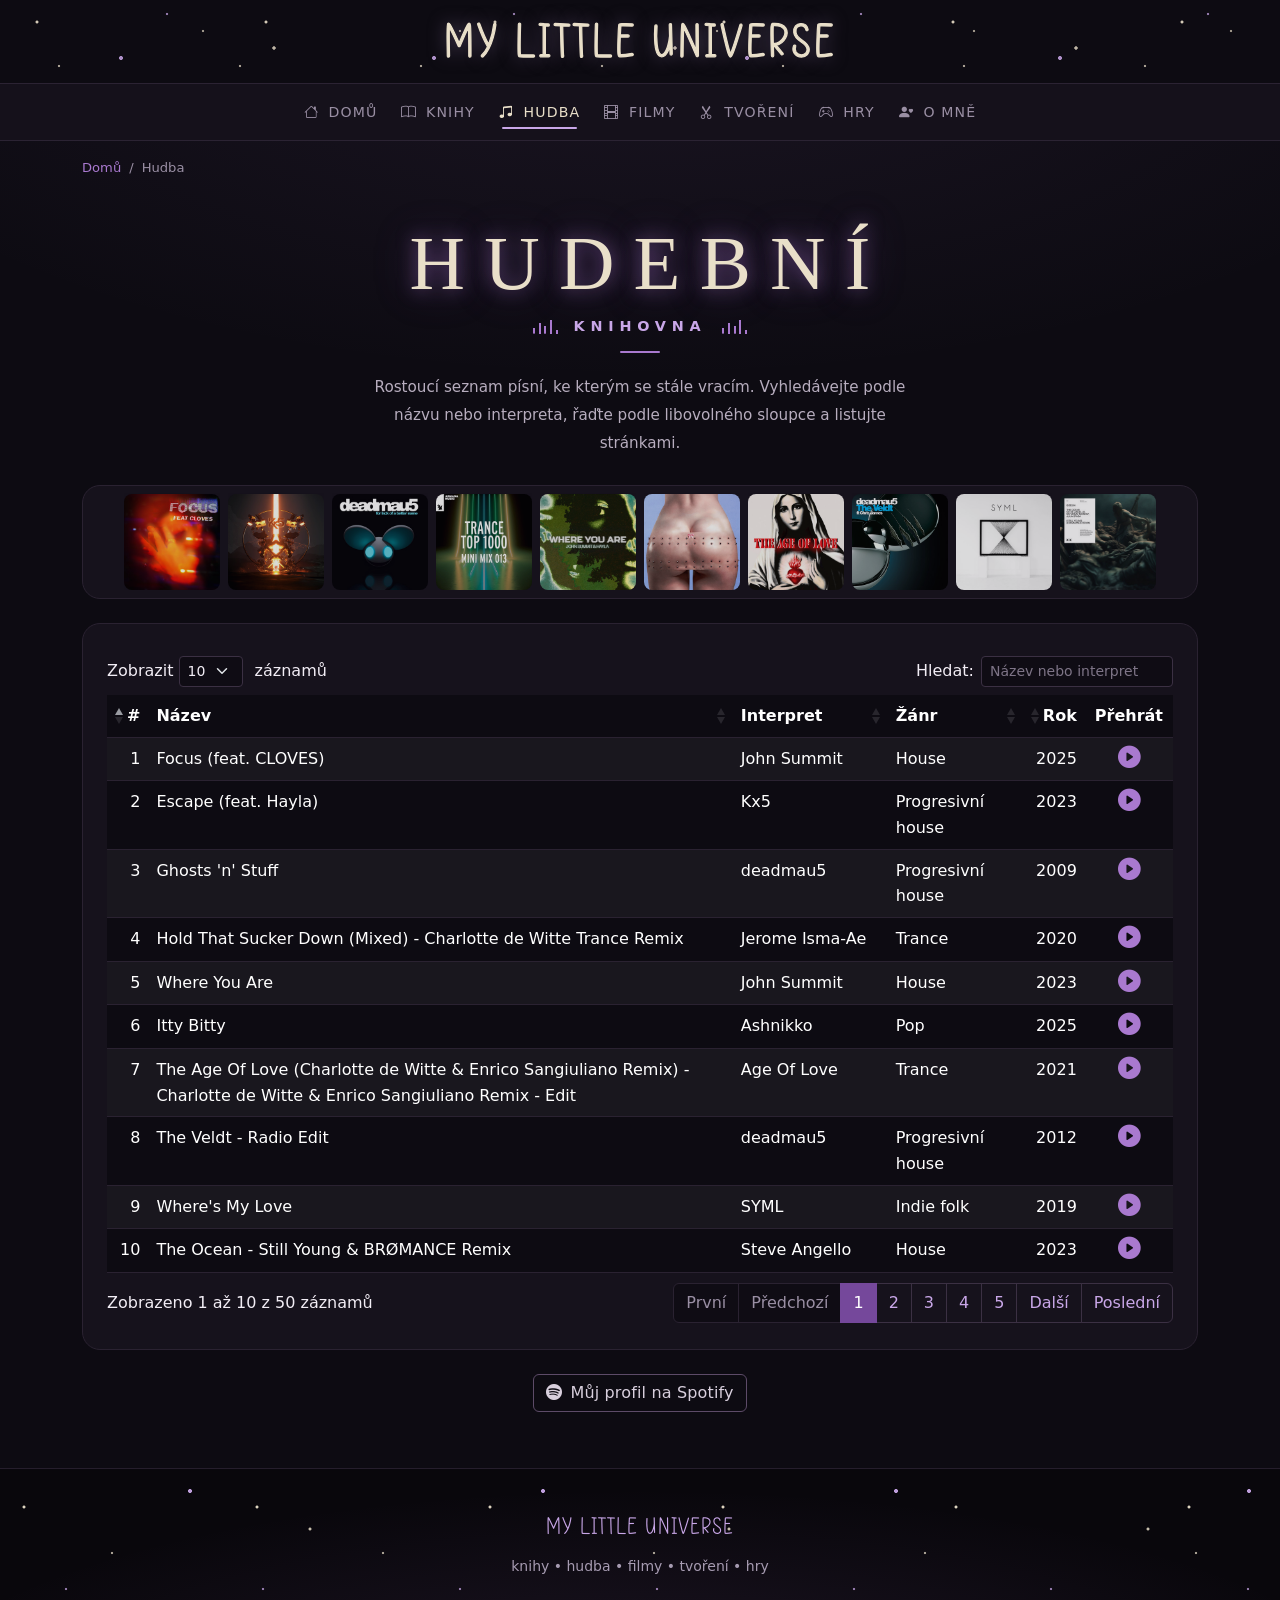
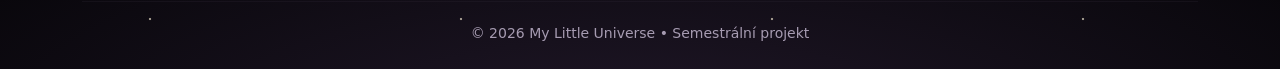
<file: hudba.html>
<!doctype html>
<html lang="cs" data-bs-theme="dark">

<head>

    <meta charset="UTF-8">

    <meta name="viewport"
          content="width=device-width, initial-scale=1">

    <title>Hudba | My Little Universe</title>

    <link href="css/bootstrap.min.css" rel="stylesheet">
    <link href="css/bootstrap-icons.min.css" rel="stylesheet">
    <link href="css/dataTables.bootstrap5.min.css" rel="stylesheet">
    <link href="css/style.css" rel="stylesheet">

</head>


<body>


<!-- HEADER -->

<header class="site-header text-center py-4">

    <div class="container">

        <a href="index.html"
           class="site-logo text-decoration-none">

            MY LITTLE UNIVERSE

        </a>

    </div>

</header>


<!-- MAIN NAVIGATION -->

<nav class="navbar navbar-expand-lg navbar-dark">

    <div class="container">

        <span class="navbar-label d-lg-none"><i class="bi bi-stars me-2"></i>MENU</span>

        <button class="navbar-toggler"
                type="button"
                data-bs-toggle="collapse"
                data-bs-target="#mainMenu"
                aria-controls="mainMenu"
                aria-expanded="false"
                aria-label="Zobrazit navigaci">

            <span class="navbar-toggler-icon"></span>

        </button>

        <div class="collapse navbar-collapse justify-content-center"
             id="mainMenu">

            <ul class="navbar-nav">

                <li class="nav-item">
                    <a class="nav-link" href="index.html"><i class="bi bi-house me-1"></i> DOMŮ</a>
                </li>

                <li class="nav-item">
                    <a class="nav-link" href="knihy.html"><i class="bi bi-book me-1"></i> KNIHY</a>
                </li>

                <li class="nav-item">
                    <a class="nav-link active" href="hudba.html"><i class="bi bi-music-note-beamed me-1"></i> HUDBA</a>
                </li>

                <li class="nav-item">
                    <a class="nav-link" href="filmy.html"><i class="bi bi-film me-1"></i> FILMY</a>
                </li>

                <li class="nav-item">
                    <a class="nav-link" href="crafting.html"><i class="bi bi-scissors me-1"></i> TVOŘENÍ</a>
                </li>

                <li class="nav-item">
                    <a class="nav-link" href="hry.html"><i class="bi bi-controller me-1"></i> HRY</a>
                </li>

                <li class="nav-item">
                    <a class="nav-link" href="o-mne.html"><i class="bi bi-person-heart me-1"></i> O MNĚ</a>
                </li>

            </ul>

        </div>

    </div>

</nav>


<main class="container">


    <!-- BREADCRUMB -->

    <nav aria-label="breadcrumb" class="mt-3">

        <ol class="breadcrumb">

            <li class="breadcrumb-item">
                <a href="index.html">Domů</a>
            </li>

            <li class="breadcrumb-item active"
                aria-current="page">
                Hudba
            </li>

        </ol>

    </nav>


    <!-- PAGE HEADER -->

    <section class="page-hero text-center">

        <h1 class="section-label hudba-title">
            <span class="hudba-title-main">HUDEBNÍ</span>
            <span class="hudba-title-sub">KNIHOVNA</span>
        </h1>

        <p class="lead mx-auto">
            Rostoucí seznam písní, ke kterým se stále vracím.
            Vyhledávejte podle názvu nebo interpreta,
            řaďte podle libovolného sloupce
            a listujte stránkami.
        </p>

    </section>


    <!-- PRUH S OBALY -->

    <section class="page-section pb-4">

        <a href="https://open.spotify.com/playlist/3KIqz5HBVq5hUDNY9H7VJF"
           class="cover-strip"
           id="coverStrip"
           target="_blank"
           rel="noopener noreferrer"
           aria-label="Poslechnout playlist My hobbies – oblíbené na Spotify">
        </a>

    </section>


    <!-- DATATABLE -->

    <section class="page-section">

        <div class="table-panel">

            <table id="musicTable"
                   class="table table-striped table-hover w-100">
            </table>

        </div>

        <div class="text-center mt-4">

            <a href="https://open.spotify.com/user/21qj3o2xelipcb462taiaf7bi"
               class="btn btn-outline-light"
               target="_blank"
               rel="noopener noreferrer">
                <i class="bi bi-spotify me-2"></i>Můj profil na Spotify
            </a>

        </div>

    </section>


</main>


<!-- FOOTER -->

<footer class="site-footer">

    <div class="container text-center">

        <p class="footer-logo mb-2">MY LITTLE UNIVERSE</p>

        <p class="small text-secondary mb-3">
            knihy • hudba • filmy • tvoření • hry
        </p>

        <hr class="footer-line">

        <p class="small text-secondary mb-0">
            © 2026 My Little Universe • Semestrální projekt
        </p>

    </div>

</footer>


<script src="js/bootstrap.bundle.min.js"></script>
<script src="js/dataTables.min.js"></script>
<script src="js/dataTables.bootstrap5.min.js"></script>
<script src="js/music.js"></script>

</body>

</html>
</file>
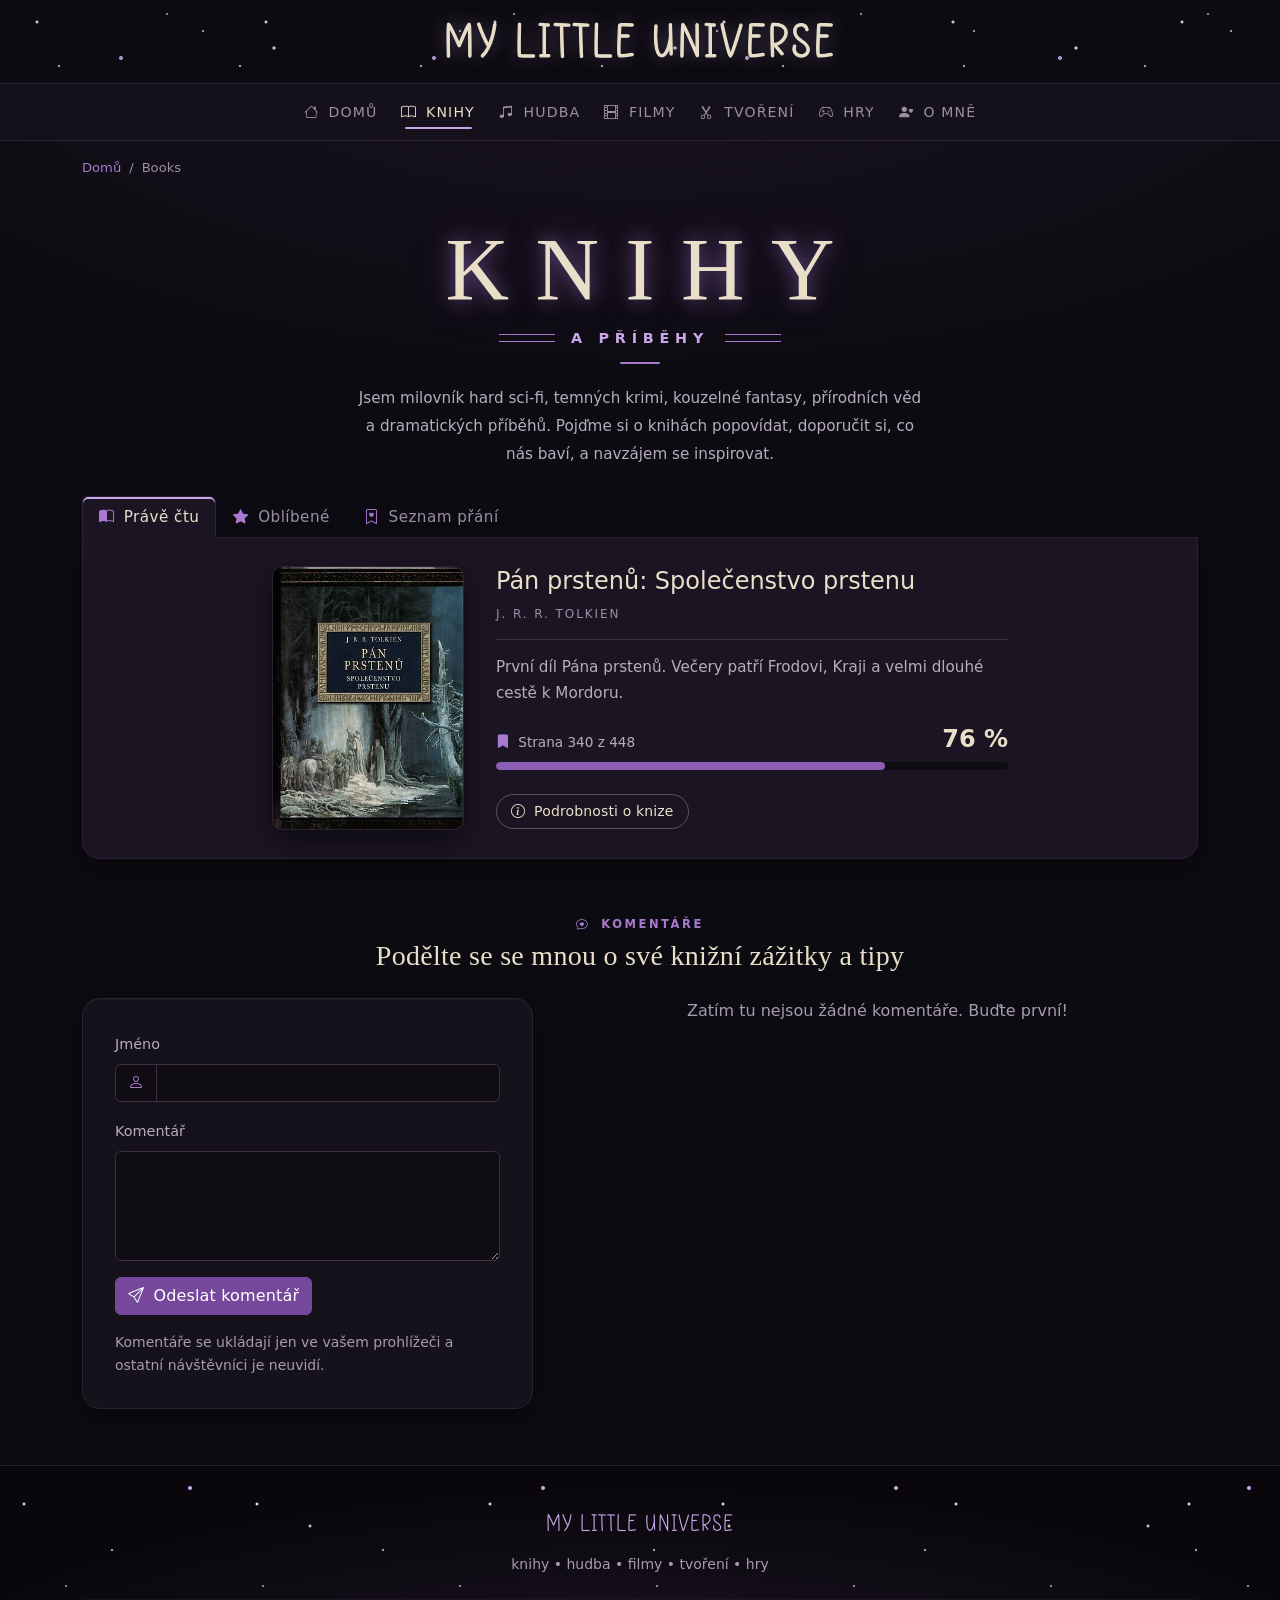
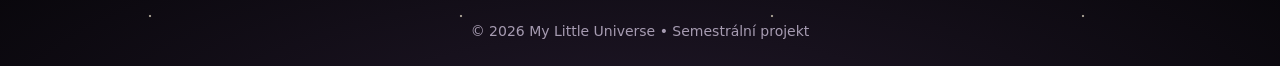
<file: knihy.html>
<!doctype html>
<html lang="cs" data-bs-theme="dark">

<head>

    <meta charset="UTF-8">

    <meta name="viewport"
          content="width=device-width, initial-scale=1">

    <title>Knihy | My Little Universe</title>

    <link href="css/bootstrap.min.css" rel="stylesheet">
    <link href="css/bootstrap-icons.min.css" rel="stylesheet">
    <link href="css/style.css" rel="stylesheet">

</head>


<body>


<!-- HEADER -->

<header class="site-header text-center py-4">

    <div class="container">

        <a href="index.html"
           class="site-logo text-decoration-none">

            MY LITTLE UNIVERSE

        </a>

    </div>

</header>


<!-- MAIN NAVIGATION -->

<nav class="navbar navbar-expand-lg navbar-dark">

    <div class="container">

        <span class="navbar-label d-lg-none"><i class="bi bi-stars me-2"></i>MENU</span>

        <button class="navbar-toggler"
                type="button"
                data-bs-toggle="collapse"
                data-bs-target="#mainMenu"
                aria-controls="mainMenu"
                aria-expanded="false"
                aria-label="Zobrazit navigaci">

            <span class="navbar-toggler-icon"></span>

        </button>

        <div class="collapse navbar-collapse justify-content-center"
             id="mainMenu">

            <ul class="navbar-nav">

                <li class="nav-item">
                    <a class="nav-link" href="index.html"><i class="bi bi-house me-1"></i> DOMŮ</a>
                </li>

                <li class="nav-item">
                    <a class="nav-link active" href="knihy.html"><i class="bi bi-book me-1"></i> KNIHY</a>
                </li>

                <li class="nav-item">
                    <a class="nav-link" href="hudba.html"><i class="bi bi-music-note-beamed me-1"></i> HUDBA</a>
                </li>

                <li class="nav-item">
                    <a class="nav-link" href="filmy.html"><i class="bi bi-film me-1"></i> FILMY</a>
                </li>

                <li class="nav-item">
                    <a class="nav-link" href="crafting.html"><i class="bi bi-scissors me-1"></i> TVOŘENÍ</a>
                </li>

                <li class="nav-item">
                    <a class="nav-link" href="hry.html"><i class="bi bi-controller me-1"></i> HRY</a>
                </li>

                <li class="nav-item">
                    <a class="nav-link" href="o-mne.html"><i class="bi bi-person-heart me-1"></i> O MNĚ</a>
                </li>

            </ul>

        </div>

    </div>

</nav>


<main class="container">


    <!-- BREADCRUMB -->

    <nav aria-label="breadcrumb" class="mt-3">

        <ol class="breadcrumb">

            <li class="breadcrumb-item">
                <a href="index.html">Domů</a>
            </li>

            <li class="breadcrumb-item active"
                aria-current="page">
                Books
            </li>

        </ol>

    </nav>


    <!-- PAGE HEADER -->

    <section class="page-hero text-center">

        <h1 class="section-label knihy-title">
            <span class="knihy-title-main">KNIHY</span>
            <span class="knihy-title-sub">A PŘÍBĚHY</span>
        </h1>

        <p class="lead mx-auto">
            Jsem milovník hard sci-fi, temných krimi, kouzelné fantasy,
            přírodních věd a dramatických příběhů. Pojďme si o knihách
            popovídat, doporučit si, co nás baví, a navzájem se inspirovat.
        </p>

    </section>


    <!-- TABS -->

    <section class="page-section">

        <ul class="nav nav-tabs"
            id="booksTabs"
            role="tablist">

            <li class="nav-item" role="presentation">
                <button class="nav-link active"
                        id="reading-tab"
                        data-bs-toggle="tab"
                        data-bs-target="#reading"
                        type="button"
                        role="tab"
                        aria-controls="reading"
                        aria-selected="true">
                    <i class="bi bi-book-half me-1"></i> Právě čtu
                </button>
            </li>

            <li class="nav-item" role="presentation">
                <button class="nav-link"
                        id="favourites-tab"
                        data-bs-toggle="tab"
                        data-bs-target="#favourites"
                        type="button"
                        role="tab"
                        aria-controls="favourites"
                        aria-selected="false">
                    <i class="bi bi-star-fill me-1"></i> Oblíbené
                </button>
            </li>

            <li class="nav-item" role="presentation">
                <button class="nav-link"
                        id="wishlist-tab"
                        data-bs-toggle="tab"
                        data-bs-target="#wishlist"
                        type="button"
                        role="tab"
                        aria-controls="wishlist"
                        aria-selected="false">
                    <i class="bi bi-bookmark-heart me-1"></i> Seznam přání
                </button>
            </li>

        </ul>


        <div class="tab-content" id="booksTabsContent">


            <!-- TAB 1 -->

            <div class="tab-pane fade show active"
                 id="reading"
                 role="tabpanel"
                 aria-labelledby="reading-tab"
                 tabindex="0">

                <article class="book-card">

                    <!-- Hlavní obálka -->

                    <div class="book-card-cover">

                        <div class="ratio book-ratio">

                            <img src="images/panprstenu.jpg"
                                 class="book-image"
                                 alt="Obálka knihy Pán prstenů: Společenstvo prstenu">

                        </div>

                    </div>


                    <!-- Text -->

                    <div class="book-card-body">

                        <div class="book-head">

                            <h2 class="book-title">Pán prstenů: Společenstvo prstenu</h2>

                            <p class="book-author">J. R. R. Tolkien</p>

                        </div>

                        <p class="book-blurb">
                            První díl Pána prstenů. Večery patří Frodovi,
                            Kraji a velmi dlouhé cestě k Mordoru.
                        </p>

                        <!-- Reading progress: page 340 of 448 (about 76 %) -->

                        <div class="reading-progress">

                            <div class="d-flex justify-content-between align-items-baseline mb-2">
                                <span class="reading-progress-label"><i class="bi bi-bookmark-fill icon-accent me-1"></i> Strana 340 z 448</span>
                                <span class="reading-progress-value">76 %</span>
                            </div>

                            <div class="progress"
                                 role="progressbar"
                                 aria-label="Postup čtení"
                                 aria-valuenow="340"
                                 aria-valuemin="0"
                                 aria-valuemax="448">
                                <div class="progress-bar" style="width: 76%"></div>
                            </div>

                        </div>

                        <button type="button"
                                class="btn btn-details"
                                data-bs-toggle="modal"
                                data-bs-target="#bookModal">
                            <i class="bi bi-info-circle me-1"></i> Podrobnosti o knize
                        </button>

                    </div>

                </article>

            </div>


            <!-- TAB 2 -->

            <div class="tab-pane fade"
                 id="favourites"
                 role="tabpanel"
                 aria-labelledby="favourites-tab"
                 tabindex="0">

                <h2 class="h3 heading-hand mb-3">Knihy, ke kterým se vracím</h2>

                <div class="row row-cols-2 row-cols-md-3 row-cols-lg-5 g-4 mb-4">

                    <div class="col">

                        <div class="d-flex flex-column h-100">

                            <h3 class="book-entry-title" lang="cs">
                                <i class="bi bi-star-fill icon-accent me-1"></i>Konec dětství
                            </h3>

                            <p class="book-entry-author">Arthur Charles Clarke</p>

                            <div class="ratio book-ratio mt-auto">
                                <img src="images/konec-detstvi.jpg"
                                     class="book-image"
                                     alt="Obálka knihy: Konec dětství">
                            </div>

                        </div>

                    </div>

                    <div class="col">

                        <div class="d-flex flex-column h-100">

                            <h3 class="book-entry-title" lang="cs">
                                <i class="bi bi-star-fill icon-accent me-1"></i>Astronautův průvodce životem na Zemi
                            </h3>

                            <p class="book-entry-author">Chris Hadfield</p>

                            <div class="ratio book-ratio mt-auto">
                                <img src="images/astronautuv_pruvodce.webp"
                                     class="book-image"
                                     alt="Obálka knihy: Astronautův průvodce životem na Zemi">
                            </div>

                        </div>

                    </div>

                    <div class="col">

                        <div class="d-flex flex-column h-100">

                            <h3 class="book-entry-title" lang="cs">
                                <i class="bi bi-star-fill icon-accent me-1"></i>Hobit aneb Cesta tam a zase zpátky
                            </h3>

                            <p class="book-entry-author">J. R. R. Tolkien</p>

                            <div class="ratio book-ratio mt-auto">
                                <img src="images/hobit.webp"
                                     class="book-image"
                                     alt="Obálka knihy: Hobit aneb Cesta tam a zase zpátky">
                            </div>

                        </div>

                    </div>

                    <div class="col">

                        <div class="d-flex flex-column h-100">

                            <h3 class="book-entry-title" lang="cs">
                                <i class="bi bi-star-fill icon-accent me-1"></i>2001: Vesmírná odysea
                            </h3>

                            <p class="book-entry-author">Arthur C. Clarke</p>

                            <div class="ratio book-ratio mt-auto">
                                <img src="images/vesmirna_odyssea.webp"
                                     class="book-image"
                                     alt="Obálka knihy: 2001: Vesmírná odysea">
                            </div>

                        </div>

                    </div>

                    <div class="col">

                        <div class="d-flex flex-column h-100">

                            <h3 class="book-entry-title" lang="cs">
                                <i class="bi bi-star-fill icon-accent me-1"></i>Koule
                            </h3>

                            <p class="book-entry-author">Michael Crichton</p>

                            <div class="ratio book-ratio mt-auto">
                                <img src="images/koule.webp"
                                     class="book-image"
                                     alt="Obálka knihy: Koule">
                            </div>

                        </div>

                    </div>

                </div>

                <a href="o-mne.html"
                   class="btn btn-success btn-sm">
                    <i class="bi bi-chat-heart me-1"></i> Doporučte mi knihu
                </a>

            </div>


            <!-- TAB 3 -->

            <div class="tab-pane fade"
                 id="wishlist"
                 role="tabpanel"
                 aria-labelledby="wishlist-tab"
                 tabindex="0">

                <div class="wishlist-box text-center">

                    <i class="bi bi-bookmark-heart wishlist-icon"></i>

                    <p class="section-label mt-3 mb-1">SEZNAM PŘÁNÍ</p>

                    <h2 class="h3 heading-hand mb-3">Knihy, které si chci pořídit</h2>

                    <p class="mx-auto mb-4 wishlist-text">
                        Celý můj seznam je na Databázi knih,
                        takže je vždy aktuální.
                    </p>

                    <a href="https://www.databazeknih.cz/chci-si-koupit/tereszka-38684"
                       class="btn btn-primary btn-lg"
                       target="_blank"
                       rel="noopener noreferrer">
                        <i class="bi bi-box-arrow-up-right me-2"></i>Otevřít můj seznam
                    </a>

                    <p class="small text-secondary mt-3 mb-0">
                        Otevře se v nové záložce na databazeknih.cz
                    </p>

                </div>

            </div>


        </div>

    </section>


    <!-- KOMENTÁŘE NÁVŠTĚVNÍKŮ -->

    <section class="page-section"
             aria-labelledby="commentsTitle">

        <div class="text-center mb-4">

            <p class="section-label mb-1">
                <i class="bi bi-chat-heart me-1"></i> KOMENTÁŘE
            </p>

            <h2 class="h3 heading-hand"
                id="commentsTitle">
                Podělte se se mnou o své knižní zážitky a tipy
            </h2>

        </div>


        <div class="row g-4">


            <!-- Formulář -->

            <div class="col-12 col-lg-5">

                <div class="form-panel">

                    <form id="commentForm"
                          class="needs-validation"
                          novalidate>

                        <div class="mb-3">

                            <label for="commentName" class="form-label">Jméno</label>

                            <div class="input-group has-validation">

                                <span class="input-group-text">
                                    <i class="bi bi-person"></i>
                                </span>

                                <input type="text"
                                       class="form-control"
                                       id="commentName"
                                       maxlength="40"
                                       required>

                                <div class="invalid-feedback">
                                    Zadejte prosím své jméno.
                                </div>

                            </div>

                        </div>

                        <div class="mb-3">

                            <label for="commentText" class="form-label">Komentář</label>

                            <textarea class="form-control"
                                      id="commentText"
                                      rows="4"
                                      maxlength="500"
                                      required></textarea>

                            <div class="invalid-feedback">
                                Napište prosím krátký komentář.
                            </div>

                        </div>

                        <button type="submit"
                                class="btn btn-primary">
                            <i class="bi bi-send me-1"></i> Odeslat komentář
                        </button>

                    </form>

                    <p class="small text-secondary mt-3 mb-0">
                        Komentáře se ukládají jen ve vašem prohlížeči
                        a ostatní návštěvníci je neuvidí.
                    </p>

                </div>

            </div>


            <!-- Seznam komentářů -->

            <div class="col-12 col-lg-7">

                <div id="commentList"
                     aria-live="polite">
                </div>

                <p id="commentEmpty"
                   class="text-secondary text-center mb-0">
                    Zatím tu nejsou žádné komentáře. Buďte první!
                </p>

            </div>


        </div>

    </section>


</main>


<!-- MODAL -->

<div class="modal fade"
     id="bookModal"
     tabindex="-1"
     aria-labelledby="bookModalLabel"
     aria-hidden="true">

    <div class="modal-dialog modal-dialog-centered">

        <div class="modal-content">

            <div class="modal-header">

                <h2 class="modal-title fs-5"
                    id="bookModalLabel">
                    <i class="bi bi-book-half me-2"></i>Aktuálně čtu
                </h2>

                <button type="button"
                        class="btn-close"
                        data-bs-dismiss="modal"
                        aria-label="Zavřít">
                </button>

            </div>

            <div class="modal-body">

                <p>
                    <strong>Název:</strong> Pán prstenů: Společenstvo prstenu<br>
                    <strong>Autor:</strong> J. R. R. Tolkien<br>
                    <strong>Žánr:</strong> epická fantasy<br>
                    <strong>Nálada:</strong> pomalá, atmosférická, dobrodružná
                </p>

                <p class="mb-0">
                    Nejlépe se čte s dekou, šálkem čaje
                    a naprosto žádnými plány na večer.
                </p>

            </div>

            <div class="modal-footer">

                <button type="button"
                        class="btn btn-secondary"
                        data-bs-dismiss="modal">
                    Zavřít
                </button>

            </div>

        </div>

    </div>

</div>


<!-- FOOTER -->

<footer class="site-footer">

    <div class="container text-center">

        <p class="footer-logo mb-2">MY LITTLE UNIVERSE</p>

        <p class="small text-secondary mb-3">
            knihy • hudba • filmy • tvoření • hry
        </p>

        <hr class="footer-line">

        <p class="small text-secondary mb-0">
            © 2026 My Little Universe • Semestrální projekt
        </p>

    </div>

</footer>


<script src="js/bootstrap.bundle.min.js"></script>
<script src="js/comments.js"></script>

</body>

</html>
</file>
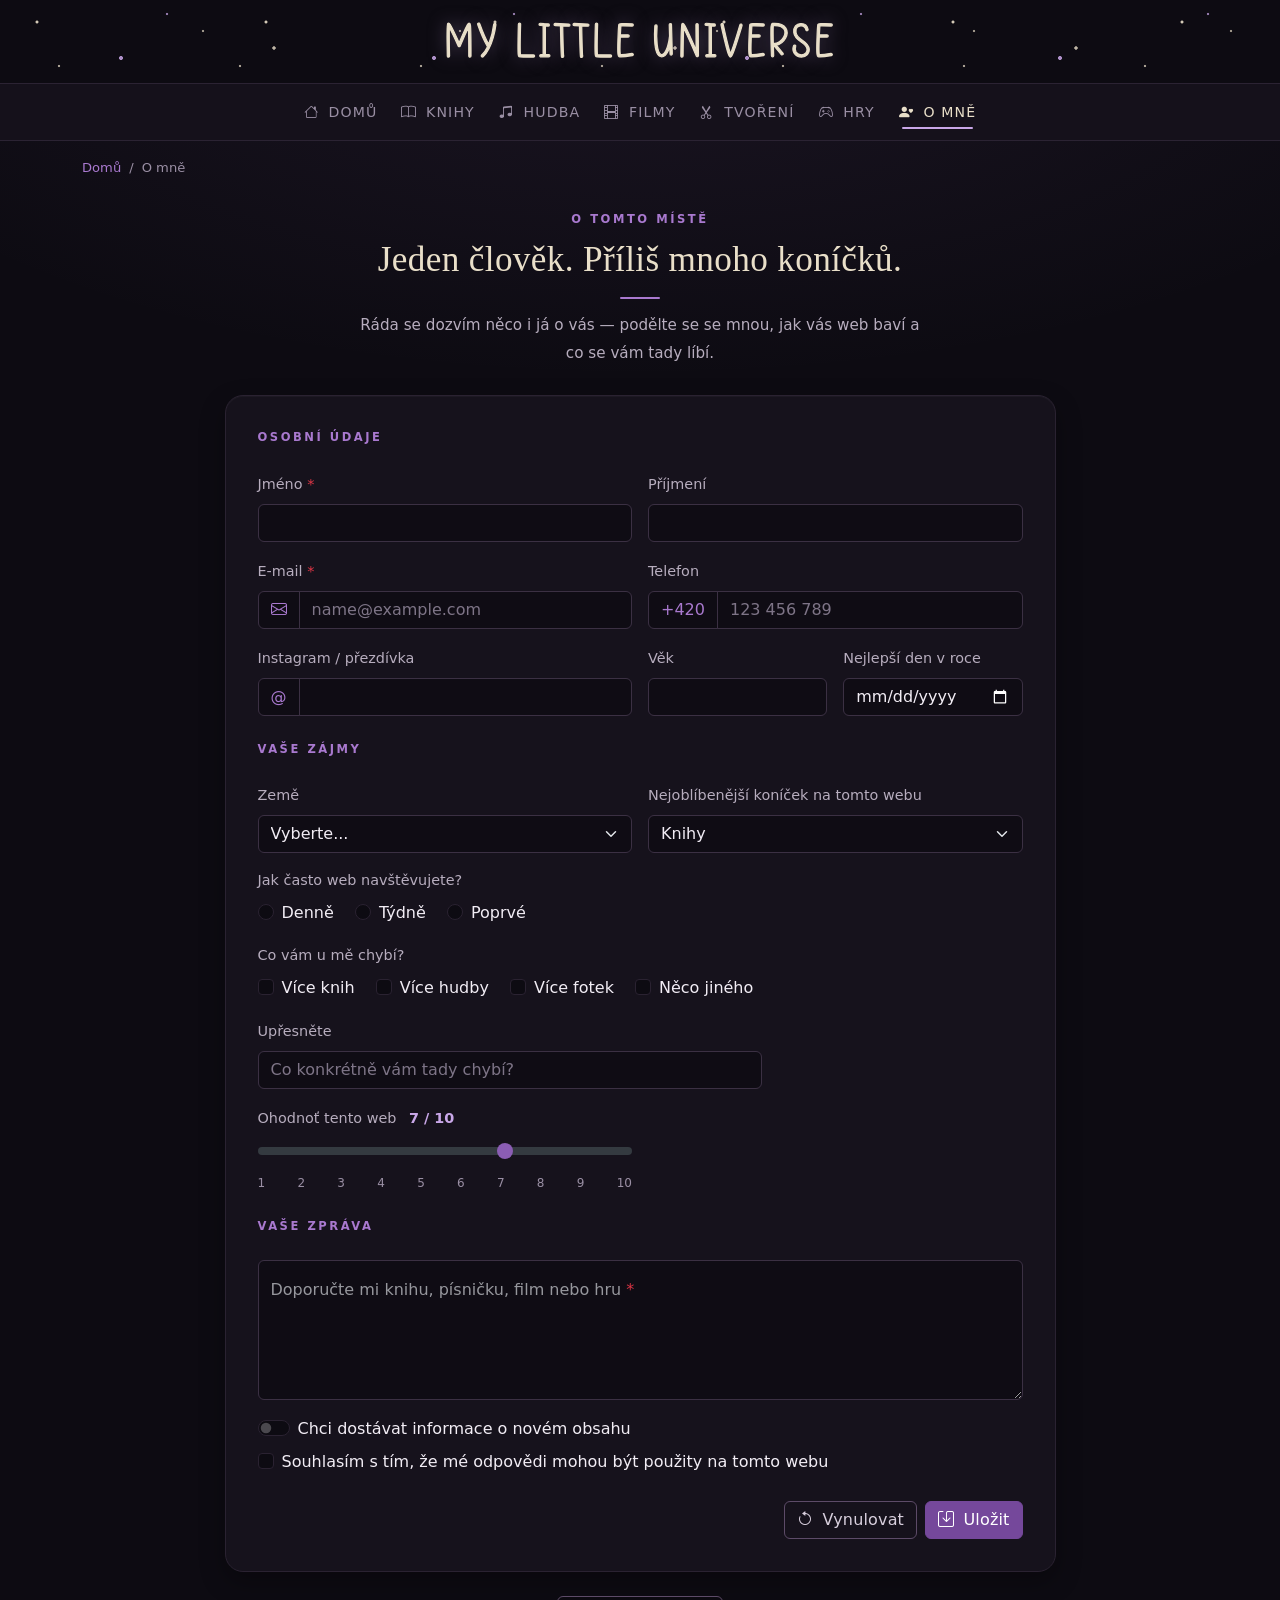
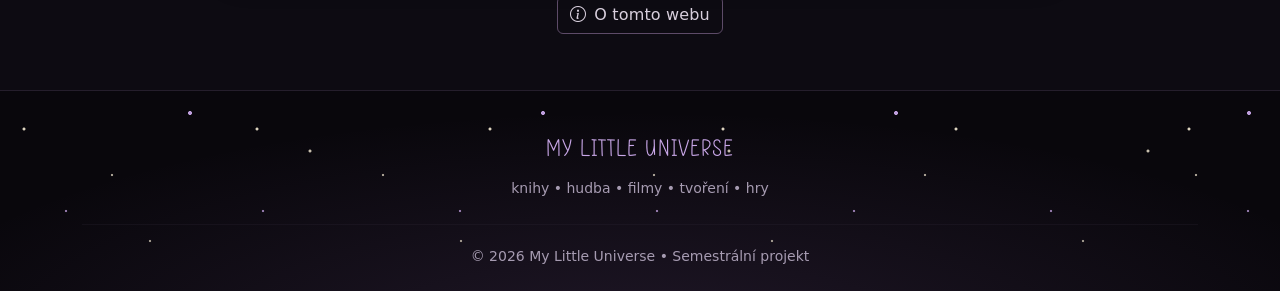
<file: o-mne.html>
<!doctype html>
<html lang="cs" data-bs-theme="dark">

<head>

    <meta charset="UTF-8">

    <meta name="viewport"
          content="width=device-width, initial-scale=1">

    <title>O mně | My Little Universe</title>

    <link href="css/bootstrap.min.css" rel="stylesheet">
    <link href="css/bootstrap-icons.min.css" rel="stylesheet">
    <link href="css/style.css" rel="stylesheet">

</head>


<body>


<!-- HEADER -->

<header class="site-header text-center py-4">

    <div class="container">

        <a href="index.html"
           class="site-logo text-decoration-none">

            MY LITTLE UNIVERSE

        </a>

    </div>

</header>


<!-- MAIN NAVIGATION -->

<nav class="navbar navbar-expand-lg navbar-dark">

    <div class="container">

        <span class="navbar-label d-lg-none"><i class="bi bi-stars me-2"></i>MENU</span>

        <button class="navbar-toggler"
                type="button"
                data-bs-toggle="collapse"
                data-bs-target="#mainMenu"
                aria-controls="mainMenu"
                aria-expanded="false"
                aria-label="Zobrazit navigaci">

            <span class="navbar-toggler-icon"></span>

        </button>

        <div class="collapse navbar-collapse justify-content-center"
             id="mainMenu">

            <ul class="navbar-nav">

                <li class="nav-item">
                    <a class="nav-link" href="index.html"><i class="bi bi-house me-1"></i> DOMŮ</a>
                </li>

                <li class="nav-item">
                    <a class="nav-link" href="knihy.html"><i class="bi bi-book me-1"></i> KNIHY</a>
                </li>

                <li class="nav-item">
                    <a class="nav-link" href="hudba.html"><i class="bi bi-music-note-beamed me-1"></i> HUDBA</a>
                </li>

                <li class="nav-item">
                    <a class="nav-link" href="filmy.html"><i class="bi bi-film me-1"></i> FILMY</a>
                </li>

                <li class="nav-item">
                    <a class="nav-link" href="crafting.html"><i class="bi bi-scissors me-1"></i> TVOŘENÍ</a>
                </li>

                <li class="nav-item">
                    <a class="nav-link" href="hry.html"><i class="bi bi-controller me-1"></i> HRY</a>
                </li>

                <li class="nav-item">
                    <a class="nav-link active" href="o-mne.html"><i class="bi bi-person-heart me-1"></i> O MNĚ</a>
                </li>

            </ul>

        </div>

    </div>

</nav>


<main class="container">


    <!-- BREADCRUMB -->

    <nav aria-label="breadcrumb" class="mt-3">

        <ol class="breadcrumb">

            <li class="breadcrumb-item">
                <a href="index.html">Domů</a>
            </li>

            <li class="breadcrumb-item active"
                aria-current="page">
                O mně
            </li>

        </ol>

    </nav>


    <!-- PAGE HEADER -->

    <section class="page-hero text-center">

        <p class="section-label mb-0">O TOMTO MÍSTĚ</p>

        <h1>Jeden člověk. Příliš mnoho koníčků.</h1>

        <p class="lead mx-auto">
            Ráda se dozvím něco i já o vás — podělte se se mnou,
            jak vás web baví a co se vám tady líbí.
        </p>

    </section>


    <section class="page-section">

        <div class="row justify-content-center">

            <div class="col-12 col-lg-9">


                <!-- Success message (shown after saving) -->

                <div id="formSuccess"
                     class="alert alert-success d-none"
                     role="alert">
                    <i class="bi bi-check-circle me-2"></i>
                    Děkuji! Váš formulář byl uložen.
                </div>


                <div class="form-panel">

                    <form id="aboutForm"
                          class="needs-validation"
                          novalidate>


                        <!-- PERSONAL DETAILS -->

                        <fieldset class="mb-4">

                            <legend>Osobní údaje</legend>

                            <div class="row g-3">

                                <div class="col-12 col-md-6">

                                    <label for="firstName" class="form-label">Jméno <span class="text-danger">*</span></label>

                                    <input type="text"
                                           class="form-control"
                                           id="firstName"
                                           name="firstName"
                                           maxlength="50"
                                           required>

                                    <div class="invalid-feedback">
                                        Zadejte prosím své jméno.
                                    </div>

                                </div>

                                <div class="col-12 col-md-6">

                                    <label for="lastName" class="form-label">Příjmení</label>

                                    <input type="text"
                                           class="form-control"
                                           id="lastName"
                                           name="lastName"
                                           maxlength="50">

                                </div>

                                <div class="col-12 col-md-6">

                                    <label for="email" class="form-label">E-mail <span class="text-danger">*</span></label>

                                    <div class="input-group has-validation">

                                        <span class="input-group-text">
                                            <i class="bi bi-envelope"></i>
                                        </span>

                                        <input type="email"
                                               class="form-control"
                                               id="email"
                                               name="email"
                                               maxlength="100"
                                               placeholder="name@example.com"
                                               required>

                                        <div class="invalid-feedback">
                                            Zadejte prosím platný e-mail.
                                        </div>

                                    </div>

                                </div>

                                <div class="col-12 col-md-6">

                                    <label for="phone" class="form-label">Telefon</label>

                                    <div class="input-group has-validation">

                                        <span class="input-group-text">+420</span>

                                        <input type="tel"
                                               class="form-control"
                                               id="phone"
                                               name="phone"
                                               pattern="[0-9 ]{9,11}"
                                               placeholder="123 456 789">

                                        <div class="invalid-feedback">
                                            Zadejte 9 číslic, např. 123 456 789.
                                        </div>

                                    </div>

                                </div>

                                <div class="col-12 col-md-6">

                                    <label for="username" class="form-label">Instagram / přezdívka</label>

                                    <div class="input-group">

                                        <span class="input-group-text">@</span>

                                        <input type="text"
                                               class="form-control"
                                               id="username"
                                               name="username"
                                               maxlength="30">

                                    </div>

                                </div>

                                <div class="col-6 col-md-3">

                                    <label for="age" class="form-label">Věk</label>

                                    <input type="number"
                                           class="form-control"
                                           id="age"
                                           name="age"
                                           min="10"
                                           max="120">

                                </div>

                                <div class="col-6 col-md-3">

                                    <label for="favDate" class="form-label">Nejlepší den v roce</label>

                                    <input type="date"
                                           class="form-control"
                                           id="favDate"
                                           name="favDate">

                                </div>

                            </div>

                        </fieldset>


                        <!-- INTERESTS -->

                        <fieldset class="mb-4">

                            <legend>Vaše zájmy</legend>

                            <div class="row g-3">

                                <div class="col-12 col-md-6">

                                    <label for="country" class="form-label">Země</label>

                                    <select class="form-select"
                                            id="country"
                                            name="country">

                                        <option value="" selected>Vyberte...</option>
                                        <option value="cz">Česko</option>
                                        <option value="sk">Slovensko</option>
                                        <option value="pl">Polsko</option>
                                        <option value="de">Německo</option>
                                        <option value="other">Jiná</option>

                                    </select>

                                </div>

                                <div class="col-12 col-md-6">

                                    <label for="favHobby" class="form-label">Nejoblíbenější koníček na tomto webu</label>

                                    <select class="form-select"
                                            id="favHobby"
                                            name="favHobby">

                                        <option value="books">Knihy</option>
                                        <option value="music">Hudba</option>
                                        <option value="movies">Filmy</option>
                                        <option value="crafting">Tvoření</option>
                                        <option value="games">Hry</option>

                                    </select>

                                </div>

                                <div class="col-12">

                                    <span class="form-label d-block">Jak často web navštěvujete?</span>

                                    <div class="form-check form-check-inline">
                                        <input class="form-check-input"
                                               type="radio"
                                               name="frequency"
                                               id="freqDaily"
                                               value="daily">
                                        <label class="form-check-label" for="freqDaily">Denně</label>
                                    </div>

                                    <div class="form-check form-check-inline">
                                        <input class="form-check-input"
                                               type="radio"
                                               name="frequency"
                                               id="freqWeekly"
                                               value="weekly">
                                        <label class="form-check-label" for="freqWeekly">Týdně</label>
                                    </div>

                                    <div class="form-check form-check-inline">
                                        <input class="form-check-input"
                                               type="radio"
                                               name="frequency"
                                               id="freqFirst"
                                               value="first">
                                        <label class="form-check-label" for="freqFirst">Poprvé</label>
                                    </div>

                                </div>

                                <div class="col-12">

                                    <span class="form-label d-block">Co vám u mě chybí?</span>

                                    <div class="form-check form-check-inline">
                                        <input class="form-check-input"
                                               type="checkbox"
                                               name="missing"
                                               id="intFantasy"
                                               value="vice-knih">
                                        <label class="form-check-label" for="intFantasy">Více knih</label>
                                    </div>

                                    <div class="form-check form-check-inline">
                                        <input class="form-check-input"
                                               type="checkbox"
                                               name="missing"
                                               id="intScifi"
                                               value="vice-hudby">
                                        <label class="form-check-label" for="intScifi">Více hudby</label>
                                    </div>

                                    <div class="form-check form-check-inline">
                                        <input class="form-check-input"
                                               type="checkbox"
                                               name="missing"
                                               id="intDiy"
                                               value="vice-fotek">
                                        <label class="form-check-label" for="intDiy">Více fotek</label>
                                    </div>

                                    <div class="form-check form-check-inline">
                                        <input class="form-check-input"
                                               type="checkbox"
                                               name="missing"
                                               id="intIndie"
                                               value="neco-jineho">
                                        <label class="form-check-label" for="intIndie">Něco jiného</label>
                                    </div>

                                </div>

                                <div class="col-12 col-md-8">

                                    <label for="missingNote" class="form-label">Upřesněte</label>

                                    <input type="text"
                                           class="form-control"
                                           id="missingNote"
                                           name="missingNote"
                                           placeholder="Co konkrétně vám tady chybí?">

                                </div>

                                <div class="col-12 col-md-6">

                                    <label for="coziness" class="form-label">
                                        Ohodnoť tento web
                                        <span class="ms-2 fw-semibold" id="cozinessVal" style="color:var(--lavender)">7 / 10</span>
                                    </label>

                                    <input type="range"
                                           class="form-range"
                                           id="coziness"
                                           name="coziness"
                                           min="1"
                                           max="10"
                                           step="1"
                                           value="7"
                                           oninput="document.getElementById('cozinessVal').textContent = this.value + ' / 10'">

                                    <div class="d-flex justify-content-between" style="font-size:0.75rem;color:var(--text-dim);margin-top:0.25rem">
                                        <span>1</span><span>2</span><span>3</span><span>4</span><span>5</span><span>6</span><span>7</span><span>8</span><span>9</span><span>10</span>
                                    </div>

                                </div>

                            </div>

                        </fieldset>


                        <!-- MESSAGE -->

                        <fieldset class="mb-4">

                            <legend>Vaše zpráva</legend>

                            <div class="row g-3">

                                <div class="col-12">

                                    <div class="form-floating">

                                        <textarea class="form-control"
                                                  id="message"
                                                  name="message"
                                                  placeholder="Vaše zpráva"
                                                  maxlength="500"
                                                  style="height: 140px"
                                                  required></textarea>

                                        <label for="message">Doporučte mi knihu, písničku, film nebo hru <span class="text-danger">*</span></label>

                                        <div class="invalid-feedback">
                                            Napište prosím krátkou zprávu.
                                        </div>

                                    </div>

                                </div>

                                <div class="col-12">

                                    <div class="form-check form-switch mb-2">
                                        <input class="form-check-input"
                                               type="checkbox"
                                               role="switch"
                                               id="newsletter"
                                               name="newsletter">
                                        <label class="form-check-label" for="newsletter">
                                            Chci dostávat informace o novém obsahu
                                        </label>
                                    </div>

                                    <div class="form-check">
                                        <input class="form-check-input"
                                               type="checkbox"
                                               id="consent"
                                               name="consent"
                                               required>
                                        <label class="form-check-label" for="consent">
                                            Souhlasím s tím, že mé odpovědi mohou být použity na tomto webu
                                        </label>
                                        <div class="invalid-feedback">
                                            Před uložením musíte souhlasit.
                                        </div>
                                    </div>

                                </div>

                            </div>

                        </fieldset>


                        <!-- BUTTONS -->

                        <div class="d-flex flex-wrap gap-2 justify-content-end">

                            <button type="reset"
                                    class="btn btn-outline-light">
                                <i class="bi bi-arrow-counterclockwise me-1"></i> Vynulovat
                            </button>

                            <button type="submit"
                                    class="btn btn-primary">
                                <i class="bi bi-save me-1"></i> Uložit
                            </button>

                        </div>


                    </form>

                </div>


                <div class="text-center mt-4">

                    <button type="button"
                            class="btn btn-outline-light"
                            data-bs-toggle="modal"
                            data-bs-target="#aboutModal">
                        <i class="bi bi-info-circle me-2"></i>O tomto webu
                    </button>

                </div>


            </div>

        </div>

    </section>


</main>


<!-- MODAL -->

<div class="modal fade"
     id="aboutModal"
     tabindex="-1"
     aria-labelledby="aboutModalLabel"
     aria-hidden="true">

    <div class="modal-dialog modal-dialog-centered">

        <div class="modal-content">

            <div class="modal-header">

                <h2 class="modal-title fs-5"
                    id="aboutModalLabel">
                    My Little Universe
                </h2>

                <button type="button"
                        class="btn-close"
                        data-bs-dismiss="modal"
                        aria-label="Zavřít">
                </button>

            </div>

            <div class="modal-body">

                <p>
                    Tento web vznikl jako semestrální projekt
                    a představuje některé z mých oblíbených
                    koníčků a zájmů.
                </p>

                <p class="mb-0">
                    Je vytvořen pomocí Bootstrapu 5, Bootstrap Icons
                    a DataTables.
                </p>

            </div>

            <div class="modal-footer">

                <button type="button"
                        class="btn btn-secondary"
                        data-bs-dismiss="modal">
                    Zavřít
                </button>

            </div>

        </div>

    </div>

</div>


<!-- FOOTER -->

<footer class="site-footer">

    <div class="container text-center">

        <p class="footer-logo mb-2">MY LITTLE UNIVERSE</p>

        <p class="small text-secondary mb-3">
            knihy • hudba • filmy • tvoření • hry
        </p>

        <hr class="footer-line">

        <p class="small text-secondary mb-0">
            © 2026 My Little Universe • Semestrální projekt
        </p>

    </div>

</footer>


<script src="js/bootstrap.bundle.min.js"></script>

<script>

    // Validace formuláře
    const form = document.getElementById("aboutForm");
    const success = document.getElementById("formSuccess");

    form.addEventListener("submit", function (event) {

        event.preventDefault();

        if (!form.checkValidity()) {

            event.stopPropagation();
            success.classList.add("d-none");

        } else {

            success.classList.remove("d-none");
            success.scrollIntoView({ behavior: "smooth", block: "center" });
            form.reset();
            form.classList.remove("was-validated");
            return;

        }

        form.classList.add("was-validated");

    });

    form.addEventListener("reset", function () {

        form.classList.remove("was-validated");

    });

</script>

</body>

</html>
</file>
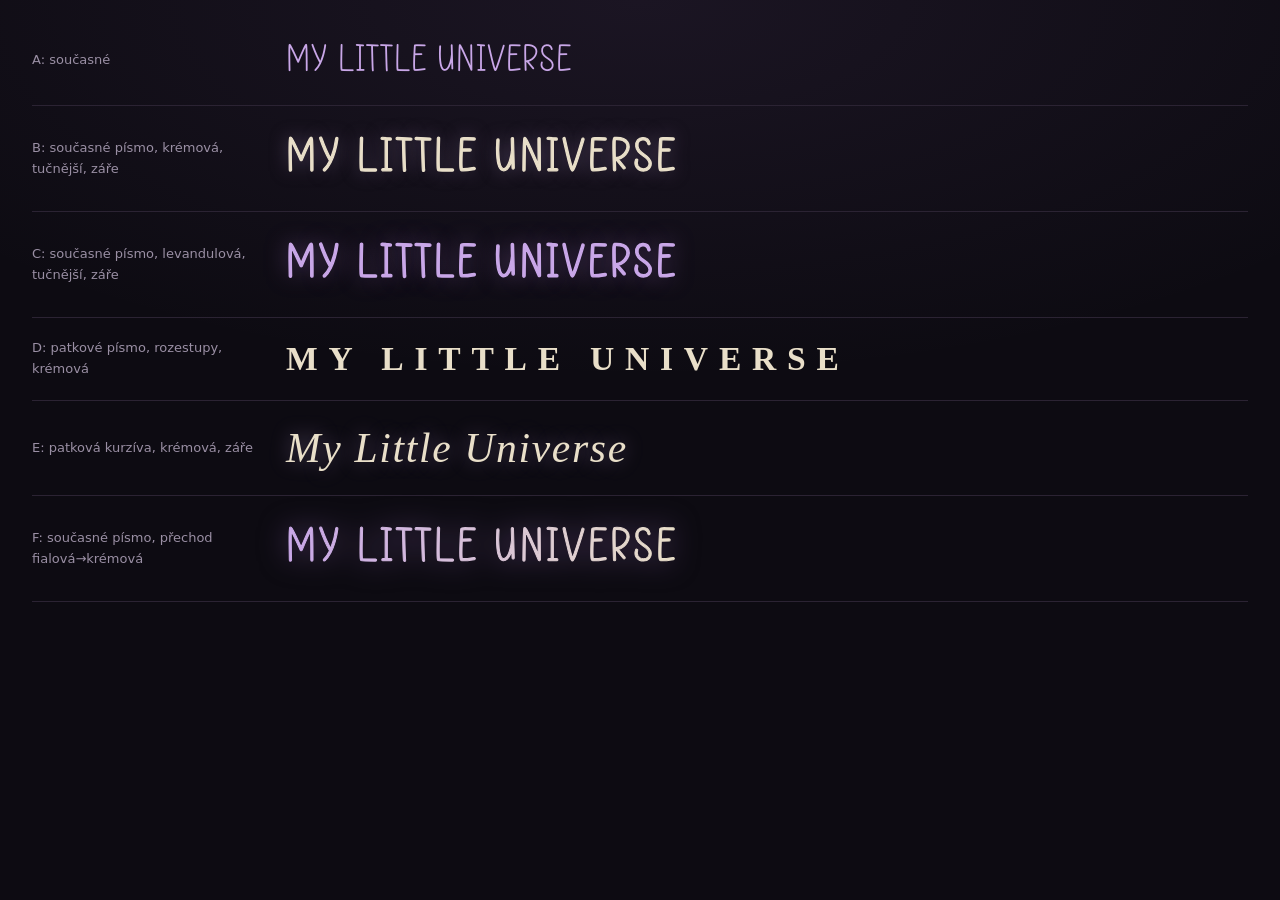
<file: tools/logo-preview.html>
<!DOCTYPE html>
<html lang="cs" data-bs-theme="dark">
<head>
<meta charset="utf-8">
<link href="../css/bootstrap.min.css" rel="stylesheet">
<link href="../css/style.css" rel="stylesheet">
<style>
    body { padding: 16px 32px; }
    .row-opt { display: flex; align-items: center; gap: 24px; padding: 14px 0; border-bottom: 1px solid #2b2333; }
    .row-opt small { width: 230px; color: #9a8fa4; font-size: 13px; flex: none; }
    .logo { margin: 0; white-space: nowrap; }
    .a { font-family: var(--font-hand); color: var(--lavender); font-size: 2.4rem; letter-spacing: 1px; }
    .b { font-family: var(--font-hand); color: var(--cream); font-size: 3rem; letter-spacing: 3px;
         -webkit-text-stroke: 1.2px var(--cream); text-shadow: 0 0 18px rgba(201,167,232,0.55); }
    .c { font-family: var(--font-hand); color: var(--lavender); font-size: 3rem; letter-spacing: 3px;
         -webkit-text-stroke: 1.4px var(--lavender); text-shadow: 0 0 22px rgba(169,121,207,0.7); }
    .d { font-family: var(--font-serif); color: var(--cream); font-size: 2.1rem; font-weight: 600;
         letter-spacing: 0.32em; text-transform: uppercase; }
    .e { font-family: var(--font-serif); color: var(--cream); font-size: 2.6rem; font-style: italic; font-weight: 500;
         letter-spacing: 0.04em; text-shadow: 0 0 20px rgba(201,167,232,0.4); }
    .f { font-family: var(--font-hand); font-size: 3rem; letter-spacing: 3px;
         background: linear-gradient(90deg, var(--lavender), var(--cream)); -webkit-background-clip: text; background-clip: text;
         color: transparent; -webkit-text-stroke: 1px transparent; filter: drop-shadow(0 0 14px rgba(169,121,207,0.55)); }
</style>
</head>
<body>
<div class="row-opt"><small>A: současné</small><p class="logo a">MY LITTLE UNIVERSE</p></div>
<div class="row-opt"><small>B: současné písmo, krémová, tučnější, záře</small><p class="logo b">MY LITTLE UNIVERSE</p></div>
<div class="row-opt"><small>C: současné písmo, levandulová, tučnější, záře</small><p class="logo c">MY LITTLE UNIVERSE</p></div>
<div class="row-opt"><small>D: patkové písmo, rozestupy, krémová</small><p class="logo d">My Little Universe</p></div>
<div class="row-opt"><small>E: patková kurzíva, krémová, záře</small><p class="logo e">My Little Universe</p></div>
<div class="row-opt"><small>F: současné písmo, přechod fialová→krémová</small><p class="logo f">MY LITTLE UNIVERSE</p></div>
</body>
</html>
</file>
<file: css/style.css>
@font-face {
    font-family: "SimpleHandmade";
    src: url("../fonts/SimpleHandmade.otf") format("opentype");
    font-weight: normal;
    font-style: normal;
}

/* ==========================================
   MY LITTLE UNIVERSE
   VLASTNÍ CSS

   Obsah:
   1. Proměnné (barvy, písmo, mezery)
   2. Základ stránky
   3. Hlavička a navigace
   4. Carousel
   5. Tlačítka
   6. Typografie sekcí
   7. Úvodní stránka (karty, odznaky, about)
   8. Modal a patička
   9. Podstránky
   10. Záložky
   11. Knižní deník (Právě čtu, Oblíbené, Seznam přání)
   12. Komentáře
   13. Formuláře
   14. Tabulka a stránkování
   15. Konfigurátor náramku
   16. Akordeon
   17. Responzivní zobrazení
========================================== */


/* ==========================================
   1. PROMĚNNÉ
========================================== */

:root {

    /* Povrchy */
    --bg: #0d0b12;
    --surface: #16121c;
    --surface-raised: #1b1523;
    --surface-inset: #0f0c14;
    --border: #2a2231;
    --border-strong: #3b3043;

    /* Text */
    --text: #f2edf5;
    --text-muted: #b7adbe;
    --text-dim: #9a8fa4;

    /* Levandulové a fialové akcenty */
    --lavender: #c9a7e8;
    --purple: #a979cf;
    --purple-bright: #8b5db4;
    --purple-deep: #75489b;
    --purple-hover: #9362bb;
    --purple-pressed: #5f3880;

    /* Teplý krémový akcent, jen pro vybrané důležité detaily */
    --cream: #e9dfc9;

    /* Písmo: ručně psané jen pro logo, patkové pro nadpisy */
    --font-hand: "SimpleHandmade", cursive;
    --font-ui: system-ui, -apple-system, "Segoe UI", Roboto, "Helvetica Neue", Arial, sans-serif;
    --font-serif: "Iowan Old Style", "Palatino Linotype", Palatino, "Book Antiqua", Georgia, "Times New Roman", serif;

    /* Tvary a mezery */
    --radius: 18px;
    --radius-sm: 10px;
    --space-section: 3.5rem;
    --focus-ring: 0 0 0 0.2rem rgba(201, 167, 232, 0.4);
}


/* Přebarvení modrých výchozích hodnot Bootstrapu na naši paletu */

:root[data-bs-theme="dark"] {
    --bs-body-bg: var(--bg);
    --bs-body-color: var(--text);
    --bs-secondary-rgb: 166, 155, 177;
    --bs-link-color-rgb: 201, 167, 232;
    --bs-link-hover-color-rgb: 233, 223, 201;
    --bs-border-color: var(--border);
}


/* ==========================================
   2. ZÁKLAD STRÁNKY
========================================== */

body {
    background-color: var(--bg);
    /* Velmi jemná levandulová záře při horním okraji, jen pro atmosféru */
    background-image: radial-gradient(ellipse 70% 380px at 50% 0, rgba(169, 121, 207, 0.09), transparent);
    background-repeat: no-repeat;
    color: var(--text);
    font-family: var(--font-ui);
    line-height: 1.6;
}

::selection {
    background-color: rgba(201, 167, 232, 0.35);
    color: var(--text);
}

:where(a, button, input, select, textarea, [tabindex]):focus-visible {
    outline: 2px solid var(--lavender);
    outline-offset: 2px;
}

.icon-accent {
    color: var(--purple);
}

/* Všechny nadpisy: světle žlutá (krémová) */

h1, .h1,
h2, .h2,
h3, .h3,
h4, .h4,
h5, .h5,
h6, .h6 {
    color: var(--cream);
}

/* Nadpis sekce: patkové písmo */

.heading-hand {
    font-family: var(--font-serif);
    font-style: normal;
    font-weight: 400;
    line-height: 1.3;
    letter-spacing: 0.01em;
}


/* ==========================================
   3. HLAVIČKA A NAVIGACE
========================================== */

/* Hlavička: několik drobných hvězd v nízkých dlaždicích různé šířky */

.site-header {
    background-color: var(--bg);
    background-image:
        radial-gradient(circle at 37px 22px, rgba(233, 223, 201, 0.9) 0 1.2px, transparent 1.8px),
        radial-gradient(circle at 121px 58px, rgba(201, 167, 232, 0.85) 0 1.6px, transparent 2.3px),
        radial-gradient(circle at 203px 31px, rgba(233, 223, 201, 0.65) 0 1px, transparent 1.6px),
        radial-gradient(circle at 59px 66px, rgba(233, 223, 201, 0.7) 0 1px, transparent 1.6px),
        radial-gradient(circle at 167px 14px, rgba(201, 167, 232, 0.7) 0 1px, transparent 1.6px),
        radial-gradient(circle at 274px 48px, rgba(233, 223, 201, 0.8) 0 1.4px, transparent 2px);
    background-size:
        229px 78px,
        313px 82px,
        257px 74px,
        181px 80px,
        347px 76px,
        401px 84px;
    padding-top: 1.1rem !important;
    padding-bottom: 0.8rem !important;
}

.site-logo {
    font-family: var(--font-hand);
    color: var(--cream);
    font-size: 3rem;
    font-weight: normal;
    line-height: 1.1;
    letter-spacing: 3px;
    -webkit-text-stroke: 1.2px var(--cream);
    text-shadow: 0 0 18px rgba(201, 167, 232, 0.55);
    transition: color 0.3s, text-shadow 0.3s;
}

.site-logo:hover,
.site-logo:focus-visible {
    color: var(--lavender);
    -webkit-text-stroke-color: var(--lavender);
    text-shadow: 0 0 22px rgba(169, 121, 207, 0.7);
}


.navbar {
    background-color: #15111b;
    border-top: 1px solid #2b2333;
    border-bottom: 1px solid #2b2333;
}

.navbar .nav-link {
    position: relative;
    margin: 0 4px;
    padding: 0.55rem 0.7rem;
    border-radius: 8px;
    color: var(--text-dim);
    font-size: 0.88rem;
    letter-spacing: 0.08em;
    transition: color 0.25s, background-color 0.25s;
}

.navbar .nav-link:hover {
    color: var(--lavender);
    background-color: rgba(201, 167, 232, 0.08);
}

.navbar .nav-link:focus-visible {
    color: var(--lavender);
    outline: 0;
    box-shadow: var(--focus-ring);
}

.navbar .nav-link.active {
    color: var(--cream);
}

.navbar-toggler:focus {
    box-shadow: var(--focus-ring);
}

.navbar-label {
    color: var(--lavender);
    font-size: 0.88rem;
    letter-spacing: 0.2em;
}

/* Aktivní stránka je na širokém displeji podtržená */

@media (min-width: 992px) {

    .navbar .nav-link.active::after {
        content: "";
        position: absolute;
        left: 0.7rem;
        right: 0.7rem;
        bottom: 0.2rem;
        height: 2px;
        border-radius: 2px;
        background-color: var(--lavender);
    }

}


.breadcrumb {
    margin-bottom: 0.75rem;
    font-size: 0.82rem;
    --bs-breadcrumb-divider-color: var(--text-dim);
}

.breadcrumb a {
    color: var(--purple);
    text-decoration: none;
}

.breadcrumb a:hover {
    color: var(--cream);
    text-decoration: underline;
}

.breadcrumb-item.active {
    color: var(--text-dim);
}


/* ==========================================
   4. CAROUSEL
========================================== */

#hobbyCarousel {
    --bs-carousel-indicator-active-bg: var(--cream);
    --bs-carousel-control-icon-filter: none;
    --bs-carousel-caption-color: var(--text);

    overflow: hidden;
    border-radius: var(--radius);
    border: 1px solid #2b2333;
}

.carousel-item {
    position: relative;
}

.carousel-image {
    height: 460px;
    object-fit: cover;
}

/* Tmavá vrstva přes obrázek */

.carousel-overlay {
    position: absolute;
    inset: 0;
    background: linear-gradient(
        90deg,
        rgba(8, 6, 12, 0.92),
        rgba(8, 6, 12, 0.25)
    );
}

.carousel-caption {
    top: 50%;
    bottom: auto;
    transform: translateY(-50%);
    text-align: left;
    left: 8%;
    right: 45%;
}

.carousel-caption h2 {
    color: var(--cream);
    font-family: var(--font-serif);
    font-size: 2.4rem;
    font-style: normal;
    font-weight: 400;
    line-height: 1.2;
    margin-bottom: 1rem;
}

.carousel-caption p {
    color: #d2cad8;
}

.carousel-small-title {
    color: var(--lavender) !important;
    font-size: 0.75rem;
    font-weight: 600;
    letter-spacing: 0.22em;
}

.carousel-control-prev,
.carousel-control-next {
    opacity: 0;
    transition: opacity 0.25s;
}

#hobbyCarousel:hover .carousel-control-prev,
#hobbyCarousel:hover .carousel-control-next {
    opacity: 1;
}

.carousel-control-prev:focus-visible,
.carousel-control-next:focus-visible,
.carousel-indicators [data-bs-target]:focus-visible {
    outline: 2px solid var(--lavender);
    outline-offset: -4px;
    opacity: 1;
}


/* ==========================================
   5. TLAČÍTKA
========================================== */

.btn {
    font-weight: 500;
    letter-spacing: 0.01em;
}

/* Jednotný fialový rámeček zaostření pro všechny varianty */

.btn-primary,
.btn-secondary,
.btn-success,
.btn-danger,
.btn-warning,
.btn-info,
.btn-outline-primary,
.btn-outline-light,
.btn-outline-danger {
    --bs-btn-focus-shadow-rgb: 201, 167, 232;
}

.btn-primary {
    --bs-btn-color: #fff;
    --bs-btn-bg: var(--purple-deep);
    --bs-btn-border-color: var(--purple-deep);
    --bs-btn-hover-color: #fff;
    --bs-btn-hover-bg: var(--purple-hover);
    --bs-btn-hover-border-color: var(--purple-hover);
    --bs-btn-active-color: #fff;
    --bs-btn-active-bg: var(--purple-pressed);
    --bs-btn-active-border-color: var(--purple-pressed);
}

.btn-outline-primary {
    --bs-btn-color: var(--lavender);
    --bs-btn-border-color: var(--purple-deep);
    --bs-btn-hover-color: #fff;
    --bs-btn-hover-bg: var(--purple-deep);
    --bs-btn-hover-border-color: var(--purple-deep);
    --bs-btn-active-color: #fff;
    --bs-btn-active-bg: var(--purple-pressed);
    --bs-btn-active-border-color: var(--purple-pressed);
}

.btn-outline-light {
    --bs-btn-color: #d8cfdd;
    --bs-btn-border-color: #5d4b68;
    --bs-btn-hover-color: #fff;
    --bs-btn-hover-bg: var(--purple-deep);
    --bs-btn-hover-border-color: var(--purple-deep);
    --bs-btn-active-color: #fff;
    --bs-btn-active-bg: var(--purple-pressed);
    --bs-btn-active-border-color: var(--purple-pressed);
}

.btn-secondary {
    --bs-btn-color: var(--text);
    --bs-btn-bg: #2a2231;
    --bs-btn-border-color: var(--border-strong);
    --bs-btn-hover-color: #fff;
    --bs-btn-hover-bg: #372d42;
    --bs-btn-hover-border-color: #4a3d57;
    --bs-btn-active-color: #fff;
    --bs-btn-active-bg: #231c2a;
    --bs-btn-active-border-color: #4a3d57;
}

/* Další styly tlačítek v tlumených barvách, aby ladily s paletou */

.btn-success {
    --bs-btn-color: #fff;
    --bs-btn-bg: #3f6b57;
    --bs-btn-border-color: #3f6b57;
    --bs-btn-hover-color: #fff;
    --bs-btn-hover-bg: #4a7c66;
    --bs-btn-hover-border-color: #4a7c66;
    --bs-btn-active-color: #fff;
    --bs-btn-active-bg: #365c4b;
    --bs-btn-active-border-color: #365c4b;
}

.btn-danger {
    --bs-btn-color: #fff;
    --bs-btn-bg: #a14a5a;
    --bs-btn-border-color: #a14a5a;
    --bs-btn-hover-color: #fff;
    --bs-btn-hover-bg: #b45a6b;
    --bs-btn-hover-border-color: #b45a6b;
    --bs-btn-active-color: #fff;
    --bs-btn-active-bg: #8a3e4d;
    --bs-btn-active-border-color: #8a3e4d;
}

.btn-info {
    --bs-btn-color: #fff;
    --bs-btn-bg: #3f7184;
    --bs-btn-border-color: #3f7184;
    --bs-btn-hover-color: #fff;
    --bs-btn-hover-bg: #4b8196;
    --bs-btn-hover-border-color: #4b8196;
    --bs-btn-active-color: #fff;
    --bs-btn-active-bg: #345f6f;
    --bs-btn-active-border-color: #345f6f;
}

.btn-warning {
    --bs-btn-color: #1a1420;
    --bs-btn-bg: var(--cream);
    --bs-btn-border-color: var(--cream);
    --bs-btn-hover-color: #1a1420;
    --bs-btn-hover-bg: #f3ebd8;
    --bs-btn-hover-border-color: #f3ebd8;
    --bs-btn-active-color: #1a1420;
    --bs-btn-active-bg: #d9cdb2;
    --bs-btn-active-border-color: #d9cdb2;
}

.btn-link {
    --bs-btn-color: var(--lavender);
    --bs-btn-hover-color: var(--cream);
    --bs-btn-active-color: var(--cream);
}

a.link-accent {
    color: var(--lavender);
    text-decoration: none;
    border-bottom: 1px dashed var(--purple-deep);
    transition: color 0.2s, border-color 0.2s;
}

a.link-accent:hover {
    color: var(--cream);
    border-bottom-color: var(--cream);
}


/* ==========================================
   6. TYPOGRAFIE SEKCÍ
========================================== */

.section-label,
.card-category {
    color: var(--purple);
    font-size: 0.72rem;
    font-weight: 600;
    letter-spacing: 0.22em;
}

.section-title {
    margin-top: 0.6rem;
    margin-bottom: 1rem;
}

.section-text {
    max-width: 650px;
    color: var(--text-muted);
    line-height: 1.75;
}


/* ==========================================
   7. ÚVODNÍ STRÁNKA
========================================== */

.intro-section {
    padding-top: var(--space-section);
    padding-bottom: var(--space-section);
}

.currently-section {
    padding-bottom: 4.5rem;
}

.currently-title {
    font-family: var(--font-serif);
    font-size: 1.9rem;
    font-style: normal;
    font-weight: 400;
    line-height: 1.3;
}

/* Karty */

.hobby-card {
    background-color: var(--surface);
    border: 1px solid var(--border);
    border-radius: var(--radius);
    box-shadow: 0 1px 0 rgba(255, 255, 255, 0.03) inset, 0 8px 22px rgba(0, 0, 0, 0.3);
    transition:
        transform 0.25s ease,
        border-color 0.25s ease,
        background-color 0.25s ease;
}

.hobby-card:hover {
    transform: translateY(-3px);
    border-color: var(--purple-deep);
    background-color: var(--surface-raised);
    box-shadow: 0 1px 0 rgba(255, 255, 255, 0.04) inset, 0 12px 28px rgba(0, 0, 0, 0.4);
}

.hobby-card .card-title {
    color: var(--cream);
    font-size: 1.2rem;
    font-weight: 500;
    line-height: 1.3;
    margin-bottom: 0.6rem;
}

.hobby-card .card-text {
    color: var(--text-muted);
    line-height: 1.7;
}

.card-category {
    margin-bottom: 1rem;
}

/* Odznaky */

.badge {
    border: 1px solid var(--border-strong);
    font-weight: 500;
    letter-spacing: 0.02em;
    padding: 0.5em 0.85em;
}

.badge.text-bg-dark {
    color: var(--lavender) !important;
}

.hobby-card .badge {
    margin-top: 0.5rem;
}

/* Stavové odznaky: tlumené odstíny místo výchozích sytých barev */

.badge.text-bg-success {
    background-color: rgba(63, 107, 87, 0.3) !important;
    border-color: rgba(98, 160, 130, 0.55);
    color: #9ad1b5 !important;
}

.badge.text-bg-warning {
    background-color: rgba(233, 223, 201, 0.1) !important;
    border-color: rgba(233, 223, 201, 0.4);
    color: var(--cream) !important;
}

.badge.text-bg-info {
    background-color: rgba(63, 113, 132, 0.3) !important;
    border-color: rgba(110, 170, 190, 0.5);
    color: #9cc7d6 !important;
}

/* O místě */

.about-preview {
    padding-bottom: 4.5rem;
}

.about-preview-inner {
    max-width: 850px;
    margin: 0 auto;
    padding: 3rem 1.8rem;
    background-color: var(--surface);
    border: 1px solid var(--border-strong);
    border-radius: var(--radius);
}

.about-preview h2 {
    font-family: var(--font-serif);
    font-size: 1.9rem;
    font-style: normal;
    font-weight: 400;
    line-height: 1.3;
    margin-top: 0.6rem;
    margin-bottom: 1rem;
}

.about-preview .btn {
    margin-top: 1rem;
}


/* ==========================================
   8. MODAL A PATIČKA
========================================== */

.modal-content {
    background-color: #17121d;
    border: 1px solid #3a2c45;
    border-radius: var(--radius);
}

.modal-header,
.modal-footer {
    border-color: #302638;
}

.modal-title {
    font-weight: 500;
}

/* Patička jako klidná noční obloha: několik drobných hvězd
   v různě velkých dlaždicích, aby se neopakovaly do mřížky. */

.site-footer {
    background-color: #09070c;
    background-image:
        radial-gradient(circle at 24px 38px, rgba(233, 223, 201, 0.95) 0 1.2px, transparent 1.8px),
        radial-gradient(circle at 112px 84px, rgba(233, 223, 201, 0.7) 0 1px, transparent 1.6px),
        radial-gradient(circle at 190px 22px, rgba(201, 167, 232, 0.95) 0 1.6px, transparent 2.3px),
        radial-gradient(circle at 66px 120px, rgba(201, 167, 232, 0.7) 0 1px, transparent 1.6px),
        radial-gradient(circle at 150px 150px, rgba(233, 223, 201, 0.65) 0 1px, transparent 1.6px),
        radial-gradient(circle at 310px 60px, rgba(233, 223, 201, 0.85) 0 1.2px, transparent 1.8px),
        radial-gradient(circle at 90px 210px, rgba(233, 223, 201, 0.7) 0 1.6px, transparent 2.3px),
        radial-gradient(ellipse 60% 120% at 50% 130%, rgba(169, 121, 207, 0.14), transparent);
    background-size:
        233px 173px,
        271px 197px,
        353px 241px,
        197px 229px,
        311px 263px,
        419px 281px,
        373px 307px,
        100% 100%;
    border-top: 1px solid #251e2c;
    padding-top: 2.5rem;
    padding-bottom: 1.5rem;
}

.footer-logo {
    color: var(--lavender);
    font-family: var(--font-hand);
    font-size: 1.5rem;
    letter-spacing: 1px;
}

.footer-line {
    border-color: #332a3a;
    margin-top: 1.5rem;
    margin-bottom: 1.25rem;
}


/* ==========================================
   9. PODSTRÁNKY
========================================== */

.page-hero {
    padding-top: 1.25rem;
    padding-bottom: 1.75rem;
}

/* Hlavní nadpisy stránek: patkové písmo ze systému (nic se nestahuje) */

.page-hero h1,
.section-title {
    font-family: var(--font-serif);
    font-size: clamp(1.7rem, 1.3rem + 1.4vw, 2.2rem);
    font-style: normal;
    font-weight: 400;
    line-height: 1.3;
    letter-spacing: 0.01em;
}

.page-hero h1 {
    margin-top: 0.5rem;
    margin-bottom: 0.75rem;
}

.page-hero h1.section-label {
    font-style: normal;
}

/* Drobná levandulová čárka pod nadpisem podstránky */

.page-hero h1::after {
    content: "";
    display: block;
    width: 2.5rem;
    height: 2px;
    margin: 0.9rem auto 0;
    background-color: var(--purple);
    border-radius: 2px;
}

.page-hero p.lead {
    max-width: 36rem;
    color: var(--text-muted);
    font-size: 0.95rem;
    font-weight: 300;
    line-height: 1.85;
    margin-bottom: 0;
}


/* Nadpis stránky Hry (hry.html) — pro návrat stačí smazat tento blok
   a vrátit v hry.html původní <h1 class="section-label">HRY A PODIVNÉ SVĚTY</h1> */

.page-hero h1.hry-title {
    margin-top: 1rem;
    margin-bottom: 1.25rem;
}

.hry-title-main {
    display: block;
    padding-left: 0.3em; /* vyrovná mezeru za posledním písmenem */
    font-size: clamp(3rem, 2rem + 6vw, 5.5rem);
    font-weight: 400;
    line-height: 1;
    letter-spacing: 0.3em;
    color: var(--cream);
    text-shadow:
        0 0 18px rgba(169, 121, 207, 0.55),
        0 0 42px rgba(117, 72, 155, 0.45);
}

.hry-title-sub {
    display: flex;
    align-items: center;
    justify-content: center;
    gap: 1rem;
    margin-top: 0.9rem;
    font-family: var(--font-ui);
    font-size: clamp(0.7rem, 0.6rem + 0.5vw, 0.9rem);
    font-weight: 600;
    letter-spacing: 0.4em;
    color: var(--lavender);
}

.hry-title-sub::before,
.hry-title-sub::after {
    content: "";
    flex: 0 1 4rem;
    height: 1px;
    background: linear-gradient(to right, transparent, var(--purple));
}

.hry-title-sub::after {
    background: linear-gradient(to left, transparent, var(--purple));
}


/* Nadpis stránky Tvoření (crafting.html) — pro návrat vrátit v crafting.html
   původní <h1 class="section-label">DROBNOSTI VYROBENÉ RUČNĚ</h1> a tento blok smazat */

.page-hero h1.craft-title {
    margin-top: 1rem;
    margin-bottom: 1.25rem;
}

.craft-title-main {
    display: block;
    padding-left: 0.2em; /* vyrovná mezeru za posledním písmenem */
    font-size: clamp(1.9rem, 0.9rem + 5.2vw, 4.2rem);
    font-weight: 400;
    line-height: 1;
    letter-spacing: 0.2em;
    color: var(--cream);
    text-shadow:
        0 0 18px rgba(169, 121, 207, 0.55),
        0 0 42px rgba(117, 72, 155, 0.45);
}

.craft-title-sub {
    display: flex;
    align-items: center;
    justify-content: center;
    gap: 1rem;
    margin-top: 0.9rem;
    font-family: var(--font-ui);
    font-size: clamp(0.7rem, 0.6rem + 0.5vw, 0.9rem);
    font-weight: 600;
    letter-spacing: 0.4em;
    color: var(--lavender);
}

/* Po stranách podnadpisu „korálky“: tři kuličky různé velikosti */
.craft-title-sub::before,
.craft-title-sub::after {
    content: "";
    flex: none;
    width: 0.3rem;
    height: 0.3rem;
    border-radius: 50%;
    background-color: var(--purple);
    box-shadow:
        -0.7rem 0 0 -0.04rem var(--purple-bright),
        -1.3rem 0 0 -0.08rem var(--purple-deep);
}

.craft-title-sub::after {
    box-shadow:
        0.7rem 0 0 -0.04rem var(--purple-bright),
        1.3rem 0 0 -0.08rem var(--purple-deep);
}

/* Nadpis stránky Filmy (filmy.html) — pro návrat vrátit ve filmy.html
   původní <h1 class="section-label">FILMOVÉ VEČERY</h1> a tento blok smazat */

.page-hero h1.film-title {
    margin-top: 1rem;
    margin-bottom: 1.25rem;
}

.film-title-main {
    display: block;
    padding-left: 0.25em; /* vyrovná mezeru za posledním písmenem */
    font-size: clamp(2.4rem, 1.2rem + 6vw, 5rem);
    font-weight: 400;
    line-height: 1;
    letter-spacing: 0.25em;
    color: var(--cream);
    text-shadow:
        0 0 18px rgba(169, 121, 207, 0.55),
        0 0 42px rgba(117, 72, 155, 0.45);
}

.film-title-sub {
    display: flex;
    align-items: center;
    justify-content: center;
    gap: 1rem;
    margin-top: 0.9rem;
    font-family: var(--font-ui);
    font-size: clamp(0.7rem, 0.6rem + 0.5vw, 0.9rem);
    font-weight: 600;
    letter-spacing: 0.4em;
    color: var(--lavender);
}

/* Po stranách podnadpisu filmový pás s perforací */
.film-title-sub::before,
.film-title-sub::after {
    content: "";
    flex: 0 1 5rem;
    height: 0.7rem;
    border-top: 1px solid var(--purple);
    border-bottom: 1px solid var(--purple);
    background: repeating-linear-gradient(
        to right,
        var(--purple-deep) 0,
        var(--purple-deep) 0.3rem,
        transparent 0.3rem,
        transparent 0.6rem
    ) center / 100% 0.3rem no-repeat;
}




/* Nadpis stránky Hudba (hudba.html) — pro návrat vrátit v hudba.html
   původní <h1 class="section-label">HUDEBNÍ KNIHOVNA</h1> a tento blok smazat */

.page-hero h1.hudba-title {
    margin-top: 1rem;
    margin-bottom: 1.25rem;
}

.hudba-title-main {
    display: block;
    padding-left: 0.25em; /* vyrovná mezeru za posledním písmenem */
    font-size: clamp(2.3rem, 1.2rem + 5.6vw, 4.8rem);
    font-weight: 400;
    line-height: 1;
    letter-spacing: 0.25em;
    color: var(--cream);
    text-shadow:
        0 0 18px rgba(169, 121, 207, 0.55),
        0 0 42px rgba(117, 72, 155, 0.45);
}

.hudba-title-sub {
    display: flex;
    align-items: center;
    justify-content: center;
    gap: 1rem;
    margin-top: 0.9rem;
    font-family: var(--font-ui);
    font-size: clamp(0.7rem, 0.6rem + 0.5vw, 0.9rem);
    font-weight: 600;
    letter-spacing: 0.4em;
    color: var(--lavender);
}

/* Po stranách podnadpisu miniaturní equalizer */
.hudba-title-sub::before,
.hudba-title-sub::after {
    content: "";
    flex: none;
    width: calc(1.4rem + 2px);
    height: 0.9rem;
    background:
        linear-gradient(var(--purple), var(--purple)) 0 100% / 2px 40% no-repeat,
        linear-gradient(var(--purple), var(--purple)) 0.35rem 100% / 2px 80% no-repeat,
        linear-gradient(var(--purple), var(--purple)) 0.7rem 100% / 2px 55% no-repeat,
        linear-gradient(var(--purple), var(--purple)) 1.05rem 100% / 2px 100% no-repeat,
        linear-gradient(var(--purple), var(--purple)) 1.4rem 100% / 2px 30% no-repeat;
}


/* Nadpis stránky Knihy (knihy.html) — pro návrat vrátit v knihy.html
   původní <h1 class="section-label">KNIHY A PŘÍBĚHY</h1> a tento blok smazat */

.page-hero h1.knihy-title {
    margin-top: 1rem;
    margin-bottom: 1.25rem;
}

.knihy-title-main {
    display: block;
    padding-left: 0.3em; /* vyrovná mezeru za posledním písmenem */
    font-size: clamp(3rem, 2rem + 6vw, 5.5rem);
    font-weight: 400;
    line-height: 1;
    letter-spacing: 0.3em;
    color: var(--cream);
    text-shadow:
        0 0 18px rgba(169, 121, 207, 0.55),
        0 0 42px rgba(117, 72, 155, 0.45);
}

.knihy-title-sub {
    display: flex;
    align-items: center;
    justify-content: center;
    gap: 1rem;
    margin-top: 0.9rem;
    font-family: var(--font-ui);
    font-size: clamp(0.7rem, 0.6rem + 0.5vw, 0.9rem);
    font-weight: 600;
    letter-spacing: 0.4em;
    color: var(--lavender);
}

/* Po stranách podnadpisu řádky textu jako na stránce knihy */
.knihy-title-sub::before,
.knihy-title-sub::after {
    content: "";
    flex: 0 1 3.5rem;
    height: 0.45rem;
    border-top: 1px solid var(--purple);
    border-bottom: 1px solid var(--purple);
}


.page-section {
    padding-bottom: var(--space-section);
}

.hero-image {
    height: 220px;
    width: 100%;
    object-fit: cover;
    border-radius: var(--radius);
    border: 1px solid #2b2333;
}


/* ==========================================
   10. ZÁLOŽKY
========================================== */

.nav-tabs {
    border-bottom: 1px solid #2b2333;
}

.nav-tabs .nav-link {
    color: var(--text-dim);
    border: 1px solid transparent;
    font-size: 0.95rem;
    letter-spacing: 0.03em;
    transition: color 0.2s, background-color 0.2s;
}

.nav-tabs .nav-link .bi {
    color: var(--purple);
}

.nav-tabs .nav-link:hover {
    color: var(--lavender);
    background-color: rgba(201, 167, 232, 0.06);
    border-color: transparent;
}

.nav-tabs .nav-link:focus-visible {
    outline: 0;
    box-shadow: var(--focus-ring);
}

.nav-tabs .nav-link.active {
    background-color: var(--surface-raised);
    color: var(--cream);
    border-color: #2b2333 #2b2333 var(--surface-raised);
    box-shadow: inset 0 2px 0 var(--lavender);
}

.tab-content {
    background-color: var(--surface-raised);
    color: var(--text-muted);
    line-height: 1.75;
    border: 1px solid #2b2333;
    border-top: 0;
    border-radius: 0 0 var(--radius) var(--radius);
    padding: 1.75rem 2rem;
    box-shadow: 0 14px 30px rgba(0, 0, 0, 0.3);
}

.tab-content h2,
.tab-content h3 {
    color: var(--cream);
}

.list-group-item {
    background-color: transparent;
    border-color: #2b2333;
    color: #d8cfdd;
}


/* ==========================================
   11. KNIŽNÍ DENÍK
========================================== */

/* Společné prvky: obálky a fotografie */

.book-ratio {
    --bs-aspect-ratio: 140%;
}

.book-image {
    width: 100%;
    height: 100%;
    object-fit: cover;
    border: 1px solid #2b2333;
    border-radius: var(--radius-sm);
    box-shadow: 0 10px 26px rgba(0, 0, 0, 0.5);
}

/* Zástupný rámeček */

.book-image-slot {
    display: flex;
    flex-direction: column;
    align-items: center;
    justify-content: center;
    gap: 8px;
    background-color: var(--surface-inset);
    border: 2px dashed var(--border-strong);
    border-radius: var(--radius-sm);
    color: var(--text-dim);
    font-size: 0.8rem;
    letter-spacing: 1px;
}

.book-image-slot .bi {
    font-size: 1.8rem;
    color: var(--purple);
}


/* Právě čtu: jedna karta, vlevo obálka, vpravo text */

.book-card {
    display: grid;
    grid-template-columns: 1fr;
    gap: 1.5rem;
    max-width: 46rem;
    margin: 0 auto;
}

.book-card-cover {
    width: 11rem;
    max-width: 70%;
    margin: 0 auto;
}

/* Skutečný poměr stran obálky (320 × 440), bez ořezu */

.book-card-cover .book-ratio {
    --bs-aspect-ratio: 137.5%;
}

.book-card-body {
    display: flex;
    flex-direction: column;
    align-items: flex-start;
    min-width: 0;
}

.book-card .book-title {
    color: var(--cream);
    font-family: var(--font-ui);
    font-size: clamp(1.25rem, 1.1rem + 0.6vw, 1.5rem);
    font-weight: 500;
    line-height: 1.3;
    margin-bottom: 0.4rem;
}

.book-author {
    color: var(--text-dim);
    font-size: 0.75rem;
    letter-spacing: 0.16em;
    text-transform: uppercase;
    margin-bottom: 0;
}

.book-head {
    width: 100%;
    padding-bottom: 0.9rem;
    margin-bottom: 0.9rem;
    border-bottom: 1px solid var(--border-strong);
}

.book-blurb {
    color: var(--text-muted);
    font-size: 0.95rem;
    line-height: 1.7;
    margin-bottom: 1.25rem;
}


/* Ukazatel čtení: bez vlastního rámečku, procenta zvýrazněná */

.reading-progress {
    width: 100%;
    margin-bottom: 1.5rem;
}

.reading-progress-label {
    color: var(--text-muted);
    font-size: 0.85rem;
}

.reading-progress-value {
    color: var(--cream);
    font-size: 1.5rem;
    font-weight: 600;
    line-height: 1;
}

.reading-progress .progress {
    height: 8px;
    border: 0;
}

.reading-progress .progress-bar {
    border-radius: 4px;
}

/* Nenápadné tlačítko podrobností */

.btn-details {
    --bs-btn-color: var(--cream);
    --bs-btn-bg: transparent;
    --bs-btn-border-color: rgba(233, 223, 201, 0.3);
    --bs-btn-hover-color: var(--cream);
    --bs-btn-hover-bg: rgba(233, 223, 201, 0.08);
    --bs-btn-hover-border-color: rgba(233, 223, 201, 0.65);
    --bs-btn-active-color: var(--cream);
    --bs-btn-active-bg: rgba(233, 223, 201, 0.14);
    --bs-btn-active-border-color: var(--cream);
    --bs-btn-focus-shadow-rgb: 201, 167, 232;
    --bs-btn-padding-y: 0.35rem;
    --bs-btn-padding-x: 0.9rem;
    --bs-btn-font-size: 0.875rem;
    --bs-btn-border-radius: 999px;
}

/* Obecný ukazatel (též dovednosti v tvoření) */

.progress {
    --bs-progress-bg: var(--surface-inset);
    --bs-progress-bar-bg: var(--purple-bright);
    border: 1px solid var(--border-strong);
}

/* Filmy: mřížka plakátů TOP 10 */

.poster-card {
    position: relative;
    display: block;
    width: 100%;
    padding: 0;
    color: inherit;
    text-align: center;
    text-decoration: none;
}

/* Poznámka: překryv přes plakát, zobrazí se při najetí myší nebo zaostření klávesnicí */

.poster-note {
    position: absolute;
    top: 0;
    right: 0;
    left: 0;
    display: flex;
    align-items: center;
    justify-content: center;
    aspect-ratio: 2 / 3;
    padding: 0.9rem;
    background-color: rgba(15, 12, 20, 0.88);
    border-radius: var(--radius-sm);
    color: var(--cream);
    font-size: 0.85rem;
    line-height: 1.5;
    opacity: 0;
    pointer-events: none;
    transition: opacity 0.25s;
}

.poster-card:hover .poster-note,
.poster-card:focus-visible .poster-note {
    opacity: 1;
}

/* Trailer: drobná ikona přehrání, která se objeví spolu s poznámkou */

.poster-card::after {
    content: "\f4f2";
    position: absolute;
    right: 0.6rem;
    bottom: 3.4rem;
    z-index: 1;
    color: var(--cream);
    font-family: "bootstrap-icons";
    font-size: 1.6rem;
    line-height: 1;
    opacity: 0;
    transition: opacity 0.25s;
}

.poster-card:hover::after,
.poster-card:focus-visible::after {
    opacity: 1;
}

/* Dotyková zařízení nemají hover: poznámka je pod názvem natrvalo */

@media (hover: none) {

    .poster-note {
        position: static;
        display: block;
        aspect-ratio: auto;
        padding: 0.25rem 0 0;
        background: none;
        color: var(--text-muted);
        font-size: 0.8rem;
        opacity: 1;
    }

    .poster-card::after {
        display: none;
    }

}

.poster-card:focus-visible {
    outline: 2px solid var(--lavender);
    outline-offset: 4px;
    border-radius: var(--radius-sm);
}

.poster-slot,
.poster-image {
    display: flex;
    width: 100%;
    aspect-ratio: 2 / 3;
    object-fit: cover;
    border-radius: var(--radius-sm);
}

/* Zástupný rámeček, dokud plakát nepřibyde */

.poster-slot {
    position: relative;
    flex-direction: column;
    align-items: center;
    justify-content: center;
    gap: 6px;
    background-color: var(--surface-inset);
    border: 2px dashed var(--border-strong);
    color: var(--text-dim);
    font-size: 0.8rem;
    letter-spacing: 1px;
    transition: border-color 0.25s, transform 0.25s;
}

.poster-slot .bi {
    color: var(--purple);
    font-size: 1.8rem;
}

.poster-rank {
    position: absolute;
    top: 8px;
    left: 10px;
    color: var(--cream);
    font-family: var(--font-serif);
    font-size: 1.4rem;
    line-height: 1;
}

.poster-title {
    display: block;
    margin-top: 0.6rem;
    color: var(--cream);
    font-size: 0.9rem;
    line-height: 1.3;
}

.poster-card:hover .poster-slot,
.poster-card:hover .poster-image {
    border-color: var(--purple-deep);
    transform: translateY(-3px);
}

/* Nedávno viděno: velký panel s plakátem a recenzí */

.recent-panel {
    max-width: 52rem;
    margin: 0 auto;
    padding: 1.75rem;
    background-color: var(--surface);
    border: 1px solid var(--border-strong);
    border-radius: var(--radius);
}

.recent-panel .book-card-cover .poster-slot {
    aspect-ratio: 2 / 3;
}


/* Oblíbené: titul nahoře, pod ním obálka */

.book-entry-title {
    color: var(--cream) !important;
    font-size: 0.95rem;
    font-weight: 500;
    line-height: 1.35;
    margin-bottom: 0.25rem;
}

.book-entry-title .bi {
    font-size: 0.7rem;
    vertical-align: 0.08em;
}

.book-entry-author {
    color: var(--text-dim);
    font-size: 0.72rem;
    letter-spacing: 0.12em;
    text-transform: uppercase;
    margin-bottom: 0.9rem;
}


/* Seznam přání */

.wishlist-box {
    padding: 1.5rem 0.75rem;
}

.wishlist-icon {
    font-size: 2.6rem;
    color: var(--purple);
}

.wishlist-text {
    max-width: 30rem;
}


/* ==========================================
   12. KOMENTÁŘE
   Vzhled osobních poznámek, ne dashboardu.
========================================== */

.comment-card {
    padding: 0.2rem 0 0.2rem 1.1rem;
    margin-bottom: 1.6rem;
    border-left: 2px solid var(--purple-deep);
}

.comment-author {
    color: var(--cream);
    font-weight: 500;
    overflow-wrap: anywhere;
}

.comment-text {
    color: var(--text-muted);
    line-height: 1.75;
    white-space: pre-line;
    overflow-wrap: anywhere;
}

/* Tlačítko smazání je nenápadné a výraznější až při najetí */

.comment-delete {
    --bs-btn-padding-y: 0.15rem;
    --bs-btn-padding-x: 0.45rem;
    --bs-btn-color: var(--text-dim);
    --bs-btn-border-color: transparent;
    --bs-btn-hover-color: #fff;
    --bs-btn-hover-bg: #a14a5a;
    --bs-btn-hover-border-color: #a14a5a;
    --bs-btn-active-color: #fff;
    --bs-btn-active-bg: #8a3e4d;
    --bs-btn-active-border-color: #8a3e4d;
}


/* ==========================================
   13. FORMULÁŘE
========================================== */

.form-panel {
    background-color: var(--surface);
    border: 1px solid var(--border);
    border-radius: var(--radius);
    padding: 2rem;
    box-shadow: 0 1px 0 rgba(255, 255, 255, 0.03) inset, 0 10px 26px rgba(0, 0, 0, 0.3);
}

.form-panel fieldset legend {
    color: var(--purple);
    font-size: 0.72rem;
    font-weight: 600;
    letter-spacing: 0.22em;
    text-transform: uppercase;
}

.form-label {
    color: var(--text-muted);
    font-size: 0.9rem;
}

.form-control,
.form-select,
.input-group-text {
    background-color: var(--surface-inset);
    border-color: var(--border-strong);
}

.input-group-text {
    color: var(--purple);
}

.form-control::placeholder {
    color: var(--text-dim);
    opacity: 0.8;
}

.form-control:focus,
.form-select:focus {
    border-color: var(--purple-deep);
    box-shadow: var(--focus-ring);
}

.form-check-input:checked {
    background-color: var(--purple-deep);
    border-color: var(--purple-deep);
}

.form-check-input:focus {
    border-color: var(--purple);
    box-shadow: var(--focus-ring);
}

.form-range::-webkit-slider-thumb {
    background-color: var(--purple-bright);
}

.form-range::-moz-range-thumb {
    background-color: var(--purple-bright);
}

.form-range:focus::-webkit-slider-thumb {
    box-shadow: 0 0 0 1px var(--bg), var(--focus-ring);
}


/* ==========================================
   14. TABULKA A STRÁNKOVÁNÍ
========================================== */

.table-panel {
    background-color: var(--surface);
    border: 1px solid var(--border);
    border-radius: var(--radius);
    padding: 1.5rem;
}

/* Pruh s obaly alb: celý je odkaz na playlist */

.cover-strip[hidden] {
    display: none;
}

.cover-strip {
    display: flex;
    flex-wrap: nowrap;
    justify-content: center;
    gap: 0.5rem;
    padding: 0.5rem;
    background-color: var(--surface);
    border: 1px solid var(--border);
    border-radius: var(--radius);
    overflow: hidden;
    transition: border-color 0.25s, box-shadow 0.25s;
}

.cover-strip img {
    display: block;
    flex: 0 0 6rem;
    width: 6rem;
    height: auto;
    aspect-ratio: 1 / 1;
    object-fit: cover;
    border-radius: 8px;
    opacity: 0.85;
    transition: opacity 0.25s;
}

.cover-strip:hover,
.cover-strip:focus-visible {
    border-color: var(--purple-deep);
    box-shadow: var(--focus-ring);
}

.cover-strip:hover img,
.cover-strip:focus-visible img {
    opacity: 1;
}

/* Ikona přehrání v tabulce */

.play-link {
    color: var(--purple);
    font-size: 1.4rem;
    line-height: 1;
    transition: color 0.2s;
}

.play-link:hover,
.play-link:focus-visible {
    color: var(--cream);
}

.page-link {
    background-color: var(--surface);
    border-color: var(--border-strong);
    color: var(--lavender);
}

.page-link:hover {
    background-color: var(--purple-deep);
    border-color: var(--purple-deep);
    color: #fff;
}

.page-link:focus {
    box-shadow: var(--focus-ring);
}

.page-item.active .page-link {
    background-color: var(--purple-deep);
    border-color: var(--purple-deep);
    color: #fff;
}

.page-item.disabled .page-link {
    background-color: var(--surface-inset);
    border-color: var(--border);
    color: var(--text-dim);
}


/* ==========================================
   15. KONFIGURÁTOR NÁRAMKU (tvoření)
========================================== */

/* Pravý sloupec s galerií: na desktopu se přilepí k hornímu okraji
   a scrolluje spolu se stránkou, dokud se konfigurátor nevytratí z obrazovky */

@media (min-width: 768px) {
    .craft-gallery-col {
        position: sticky;
        top: 1.5rem;
        align-self: start;
    }
}

/* Galerie výrobků: 1 sloupec na mobilu, 2 sloupce od sm výše (4+4) */

.craft-gallery {
    display: grid;
    grid-template-columns: 1fr;
    gap: 0.75rem;
}

@media (min-width: 576px) {
    .craft-gallery {
        grid-template-columns: repeat(2, 1fr);
    }
}

.craft-gallery-slot {
    aspect-ratio: 1 / 1;
    display: flex;
    align-items: center;
    justify-content: center;
    background-color: var(--surface-inset);
    border: 2px dashed var(--border-strong);
    border-radius: var(--radius-sm);
    color: var(--purple);
    font-size: 1.8rem;
    transition: border-color 0.2s;
}

.craft-gallery-slot:hover {
    border-color: var(--purple-deep);
}

/* Skutečné fotky v galerii */

.craft-gallery-img {
    aspect-ratio: 1 / 1;
    width: 100%;
    object-fit: cover;
    border-radius: var(--radius-sm);
    border: 1px solid var(--border);
    display: block;
    transition: transform 0.25s, border-color 0.25s;
}

.craft-gallery-img:hover {
    transform: scale(1.03);
    border-color: var(--purple-deep);
}

/* Popisky pod galerií: "Polštáře | Korálky" */

.craft-gallery-labels {
    display: flex;
    justify-content: space-around;
    margin-top: 0.6rem;
    color: var(--text-dim);
    font-size: 0.78rem;
    letter-spacing: 0.08em;
}

.craft-gallery-labels .bi {
    color: var(--purple);
}


/* ==========================================
   16. HERNÍ STRÁNKA (hry.html)
========================================== */

/* Elden Ring pozadí — fixní, přes celou stránku, velmi tlumené */

.page-hry::before {
    content: "";
    position: fixed;
    inset: 0;
    z-index: -1;
    background-image: url("../images/hry/eldenpozadi.png");
    background-size: cover;
    background-position: center top;
    background-repeat: no-repeat;
    opacity: 0.08;
}


/* Horizontálně scrollovatelná galerie cover artů her */

.game-scroll {
    display: flex;
    gap: 0.75rem;
    overflow-x: auto;
    padding-bottom: 0.75rem;
    scrollbar-width: thin;
    scrollbar-color: var(--border-strong) transparent;
}

.game-scroll::-webkit-scrollbar {
    height: 4px;
}

.game-scroll::-webkit-scrollbar-track {
    background: transparent;
}

.game-scroll::-webkit-scrollbar-thumb {
    background-color: var(--border-strong);
    border-radius: 4px;
}

.game-card {
    flex: 0 0 120px;
    display: flex;
    flex-direction: column;
    gap: 0.4rem;
}

.game-cover {
    width: 120px;
    height: 160px;
    border-radius: var(--radius-sm);
    font-size: 1.8rem;
}

/* Téměř čtvercový obal (DS3): zmenšit tak, aby byl vidět celý název */
.game-cover-contain {
    object-fit: contain;
    background-color: var(--surface-inset);
}

.game-title {
    font-size: 0.78rem;
    color: var(--text-muted);
    line-height: 1.3;
    text-align: center;
}

/* Sekce „Co právě hraju" — velká karta s pozadím */

.game-now-playing {
    padding: 1rem 0 0;
}

.game-now-inner {
    position: relative;
    border-radius: var(--radius);
    border: 1px solid var(--border-strong);
    overflow: hidden;
    min-height: 220px;
}

/* Zástupný slot nebo obrázek na pozadí */
.game-now-bg {
    position: absolute;
    inset: 0;
    width: 100%;
    height: 100%;
    background-size: cover;
    background-position: center;
    background-repeat: no-repeat;
    border-radius: 0;
    border: none;
    font-size: 2rem;
}

.game-now-bg img {
    position: absolute;
    inset: 0;
    width: 100%;
    height: 100%;
    object-fit: cover;
}

/* Tmavý přechod přes obrázek — zleva obsah, zprava fotka */
.game-now-inner::after {
    content: "";
    position: absolute;
    inset: 0;
    background: linear-gradient(
        to right,
        rgba(13, 11, 18, 0.97) 0%,
        rgba(13, 11, 18, 0.80) 45%,
        rgba(13, 11, 18, 0.15) 100%
    );
    pointer-events: none;
}

/* Obsah (text) nad obrázkem */
.game-now-content {
    position: relative;
    z-index: 1;
    padding: 1.75rem 2rem;
    max-width: 480px;
}

/* Velký název hry */
.game-now-title {
    font-family: var(--font-serif);
    font-size: clamp(2rem, 4vw, 3rem);
    font-weight: 400;
    line-height: 1.1;
    color: var(--cream);
    margin-bottom: 1.25rem;
    letter-spacing: 0.04em;
    text-transform: uppercase;
}

.game-now-subtitle {
    display: block;
    font-size: 0.45em;
    letter-spacing: 0.35em;
    color: var(--lavender);
    text-transform: uppercase;
}

.game-now-desc {
    color: var(--text-muted);
    font-size: 0.9rem;
    line-height: 1.7;
    margin-bottom: 0;
}


/* Barevné vzorníky: kulaté přepínače Miyuki palety */

.craft-swatch {
    display: inline-flex;
    align-items: center;
    justify-content: center;
    width: 2.2rem;
    height: 2.2rem;
    border-radius: 50%;
    border: 2px solid var(--border-strong);
    cursor: pointer;
    transition: transform 0.15s, border-color 0.15s, box-shadow 0.15s;
}

.craft-swatch:hover {
    transform: scale(1.12);
    border-color: var(--lavender);
}

/* Zvýraznění vybraného swatche */

input[type="radio"]:checked + .craft-swatch {
    border-color: var(--lavender);
    box-shadow: 0 0 0 3px rgba(201, 167, 232, 0.35);
    transform: scale(1.08);
}

/* Varianta "žádná doplňková barva" */

.craft-swatch--none {
    background-color: var(--surface-inset);
    color: var(--text-dim);
    font-size: 0.8rem;
}

input[type="radio"]:checked + .craft-swatch--none {
    color: var(--cream);
}

/* Transparent crystal — průhledná s třpytem */

.craft-swatch--crystal {
    background: linear-gradient(135deg, #e8f4ff 0%, #ffffff 40%, #d0e8f8 70%, #f0f8ff 100%);
    border-color: #aaccdd;
}

/* Silver-lined — průhledná barva s lesklým středem */

.craft-swatch--silver-gold {
    background: linear-gradient(135deg, #f5e070, #c8a030, #f0d060);
}

.craft-swatch--silver {
    background: linear-gradient(135deg, #e0e8f0, #a8b8c8, #d8e4ee);
}

.craft-swatch--silver-red {
    background: linear-gradient(135deg, #e85858, #a01818, #e06060);
}

.craft-swatch--silver-blue {
    background: linear-gradient(135deg, #5898e0, #1848a8, #70a8e8);
}

.craft-swatch--silver-green {
    background: linear-gradient(135deg, #50c878, #207840, #68d888);
}

/* Iris / Rainbow — duhový metalický efekt */

.craft-swatch--iris-blue {
    background: linear-gradient(135deg, #4060c0, #6030a0, #2080d0, #40a0e0);
}

.craft-swatch--iris-green {
    background: linear-gradient(135deg, #208060, #408820, #60b040, #20a070);
}


/* ==========================================
   16. AKORDEON
========================================== */

.accordion {
    --bs-accordion-bg: var(--surface);
    --bs-accordion-border-color: var(--border-strong);
    --bs-accordion-btn-color: var(--cream);
    --bs-accordion-btn-bg: var(--surface);
    --bs-accordion-active-color: var(--cream);
    --bs-accordion-active-bg: var(--surface-raised);
    --bs-accordion-btn-focus-box-shadow: var(--focus-ring);
    --bs-accordion-btn-focus-border-color: var(--purple-deep);
    --bs-accordion-btn-active-icon: url("data:image/svg+xml,%3csvg xmlns='http://www.w3.org/2000/svg' viewBox='0 0 16 16' fill='%23c9a7e8'%3e%3cpath fill-rule='evenodd' d='M1.646 4.646a.5.5 0 0 1 .708 0L8 10.293l5.646-5.647a.5.5 0 0 1 .708.708l-6 6a.5.5 0 0 1-.708 0l-6-6a.5.5 0 0 1 0-.708z'/%3e%3c/svg%3e");
}

.accordion-button .bi {
    color: var(--purple);
}

.accordion-body {
    color: var(--text-muted);
    line-height: 1.7;
}


/* ==========================================
   16. RESPONZIVNÍ ZOBRAZENÍ
========================================== */

/* Karta knihy: od 576 px dva sloupce (obálka vlevo, text vpravo) */

@media (min-width: 576px) {

    .book-card {
        grid-template-columns: 10rem 1fr;
        gap: 1.75rem;
        align-items: start;
    }

    .book-card-cover {
        width: auto;
        max-width: none;
        margin: 0;
    }

}

@media (min-width: 992px) {

    .book-card {
        grid-template-columns: 12rem 1fr;
        gap: 2rem;
    }

}

/* YouTube thumbnail místo iframe */

.yt-thumb-link {
    position: relative;
    display: block;
    border-radius: var(--radius-sm);
    overflow: hidden;
    text-decoration: none;
}

.yt-thumb-img {
    position: absolute;
    inset: 0;
    width: 100%;
    height: 100%;
    object-fit: cover;
    transition: transform 0.3s;
}

.yt-thumb-play {
    position: absolute;
    inset: 0;
    display: flex;
    align-items: center;
    justify-content: center;
    font-size: 3rem;
    color: #fff;
    background: rgba(0, 0, 0, 0.25);
    transition: background 0.2s;
}

.yt-thumb-play .bi {
    filter: drop-shadow(0 2px 6px rgba(0,0,0,0.6));
}

.yt-thumb-link:hover .yt-thumb-img {
    transform: scale(1.04);
}

.yt-thumb-link:hover .yt-thumb-play {
    background: rgba(0, 0, 0, 0.45);
}


@media (prefers-reduced-motion: reduce) {

    .hobby-card,
    .hobby-card:hover {
        transition: none;
        transform: none;
    }

}

/* Mobil */

@media (max-width: 767px) {

    .site-header {
        padding-top: 0.8rem !important;
        padding-bottom: 0.6rem !important;
    }

    .site-logo {
        font-size: 2.1rem;
        letter-spacing: 2px;
    }

    .carousel-image {
        height: 360px;
    }

    .carousel-caption {
        left: 10%;
        right: 10%;
        text-align: center;
    }

    .carousel-caption h2 {
        font-size: 1.9rem;
    }

    .currently-title,
    .about-preview h2 {
        font-size: 1.8rem;
    }

    .intro-section {
        padding-top: 2.5rem;
        padding-bottom: 2.5rem;
    }

    .currently-section,
    .about-preview {
        padding-bottom: 3rem;
    }

    .about-preview-inner {
        padding: 2.25rem 1.25rem;
    }

    .hero-image {
        height: 160px;
    }

    .nav-tabs .nav-link {
        padding: 0.5rem 0.7rem;
        font-size: 0.88rem;
    }

    .tab-content,
    .form-panel,
    .table-panel {
        padding: 1.25rem;
    }

}
</file>
